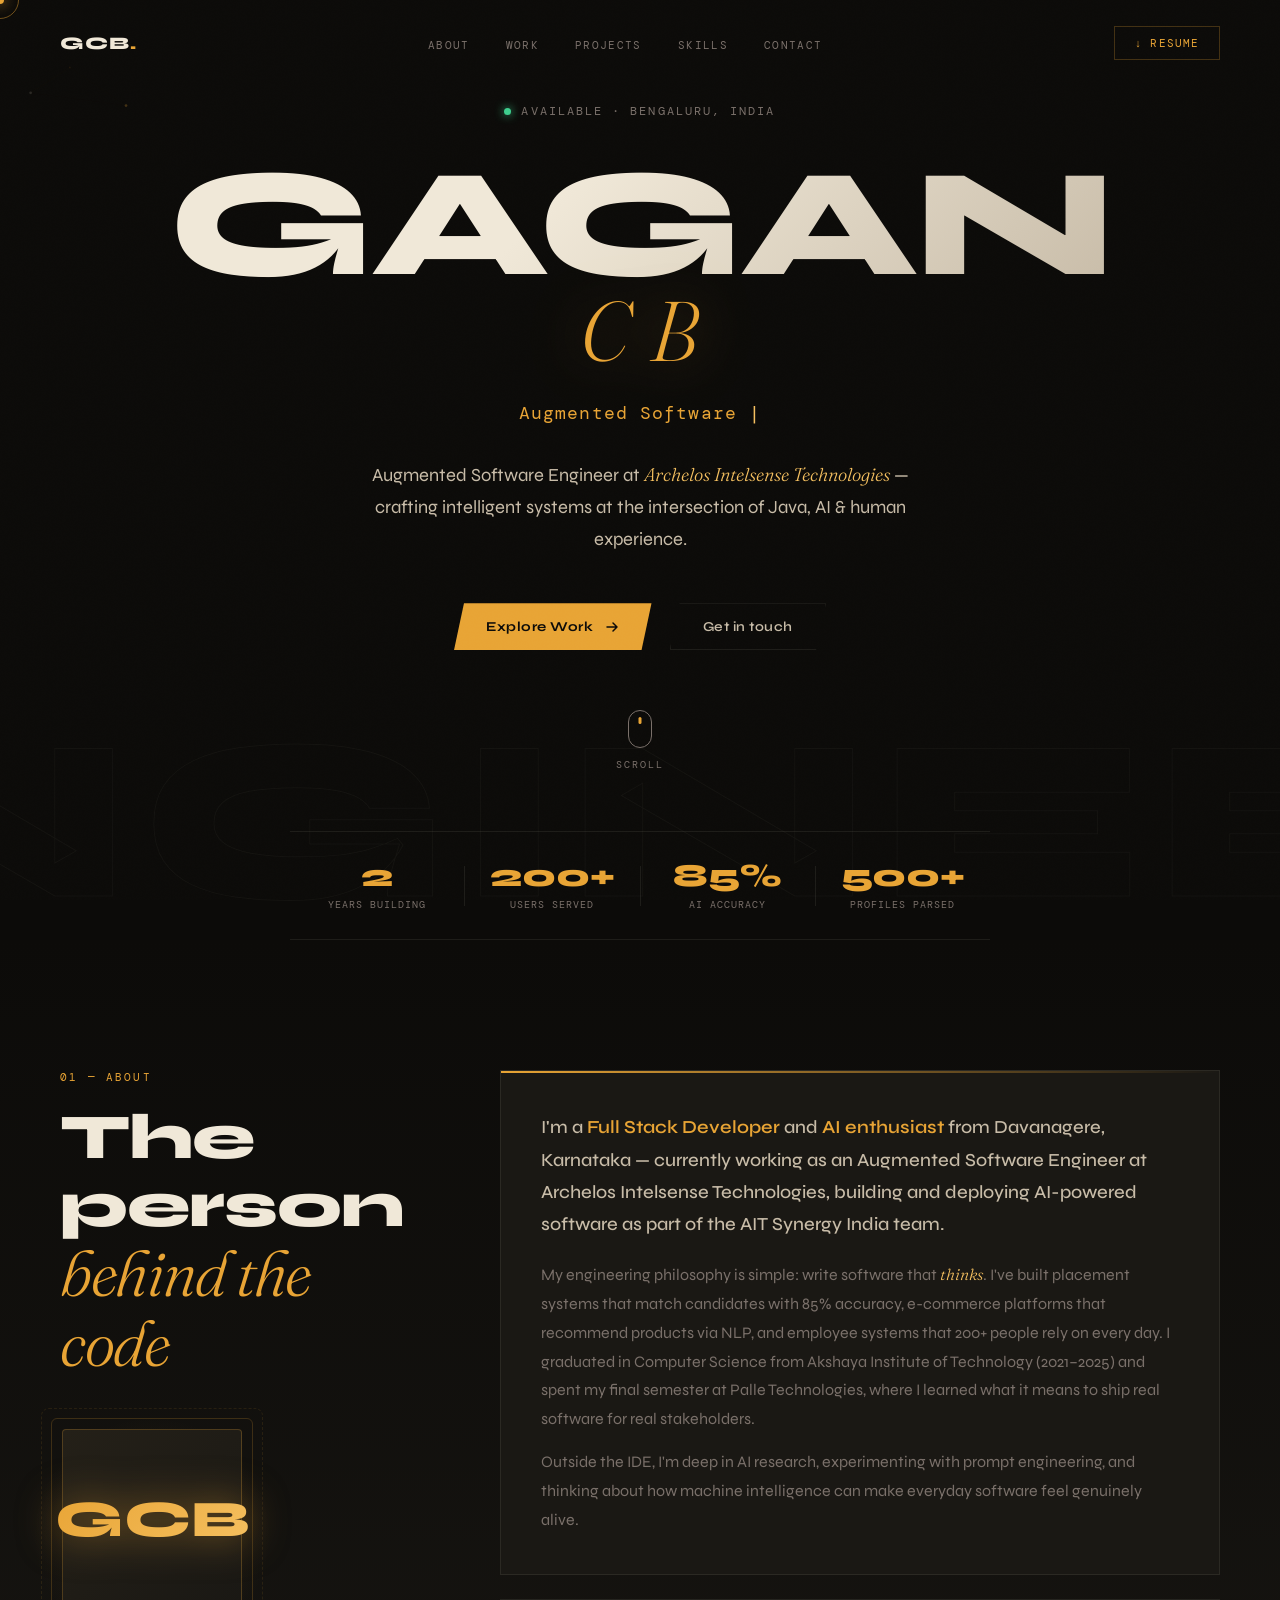
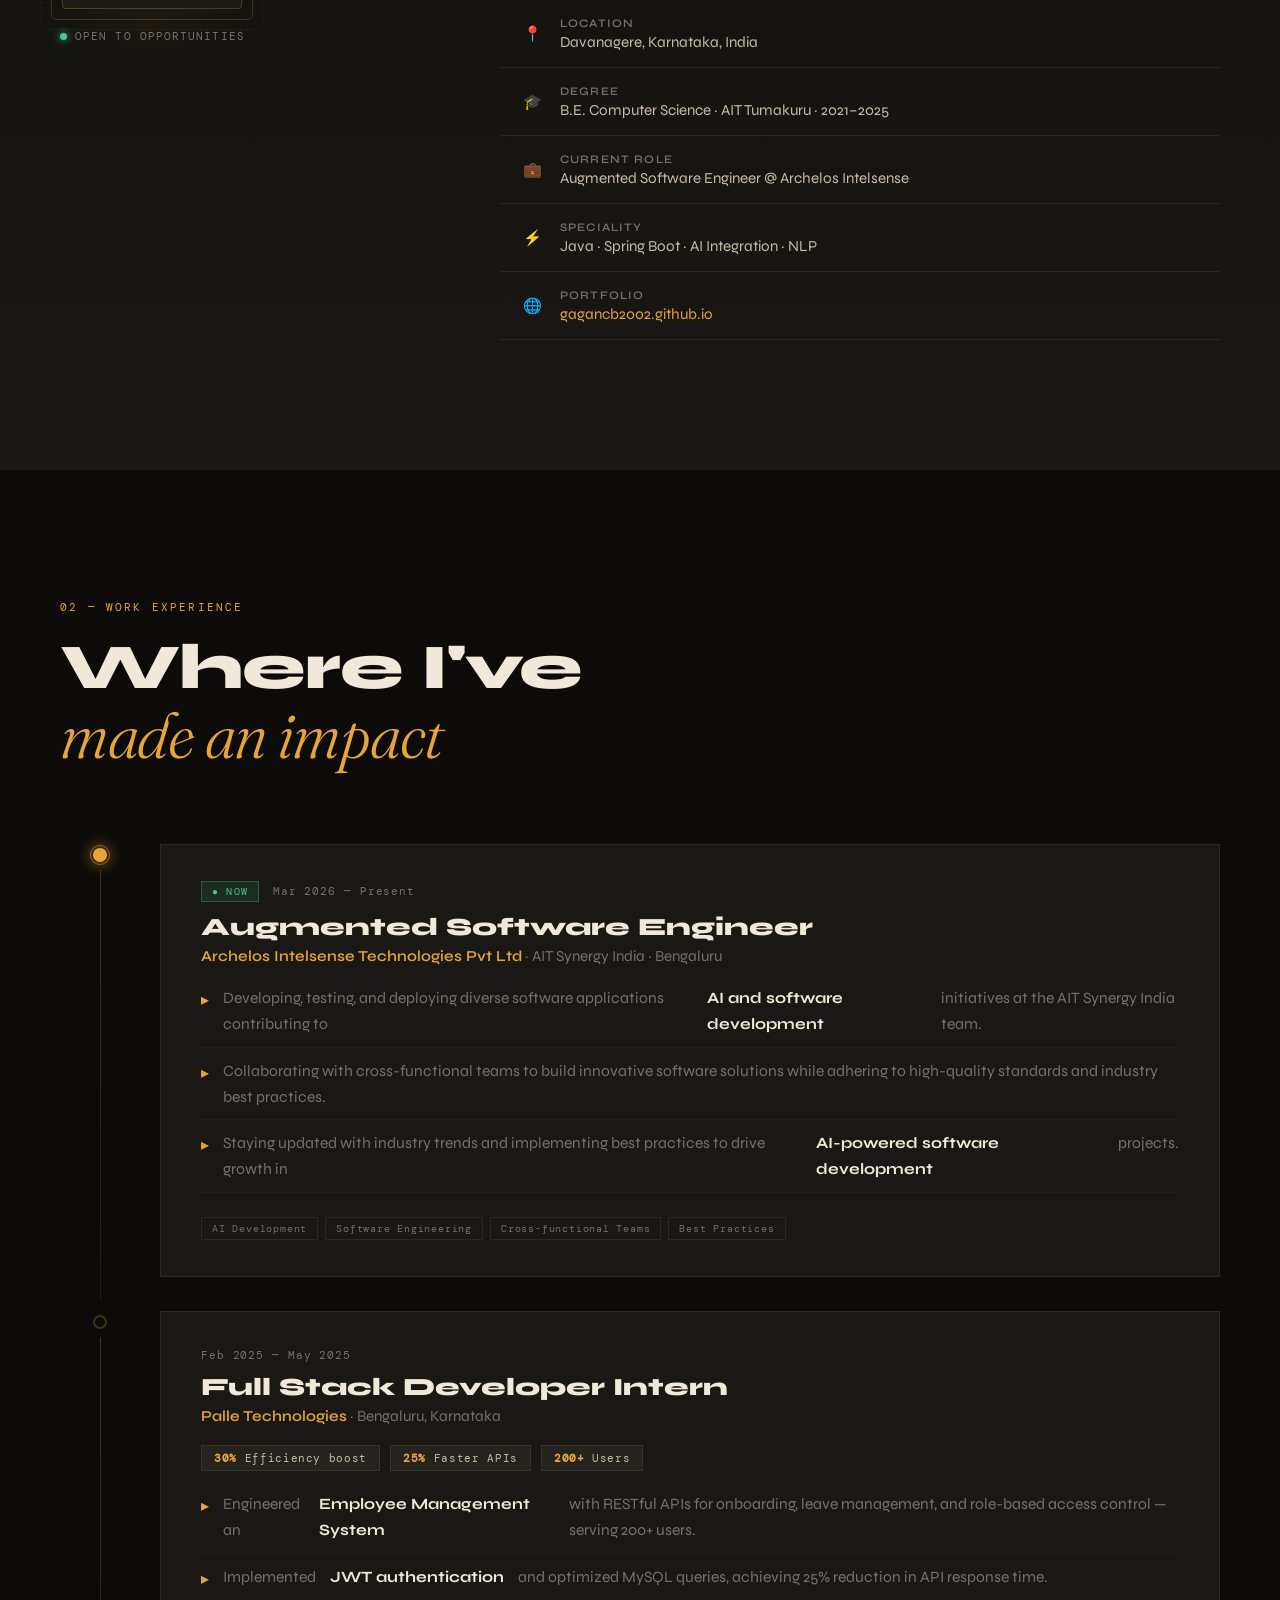
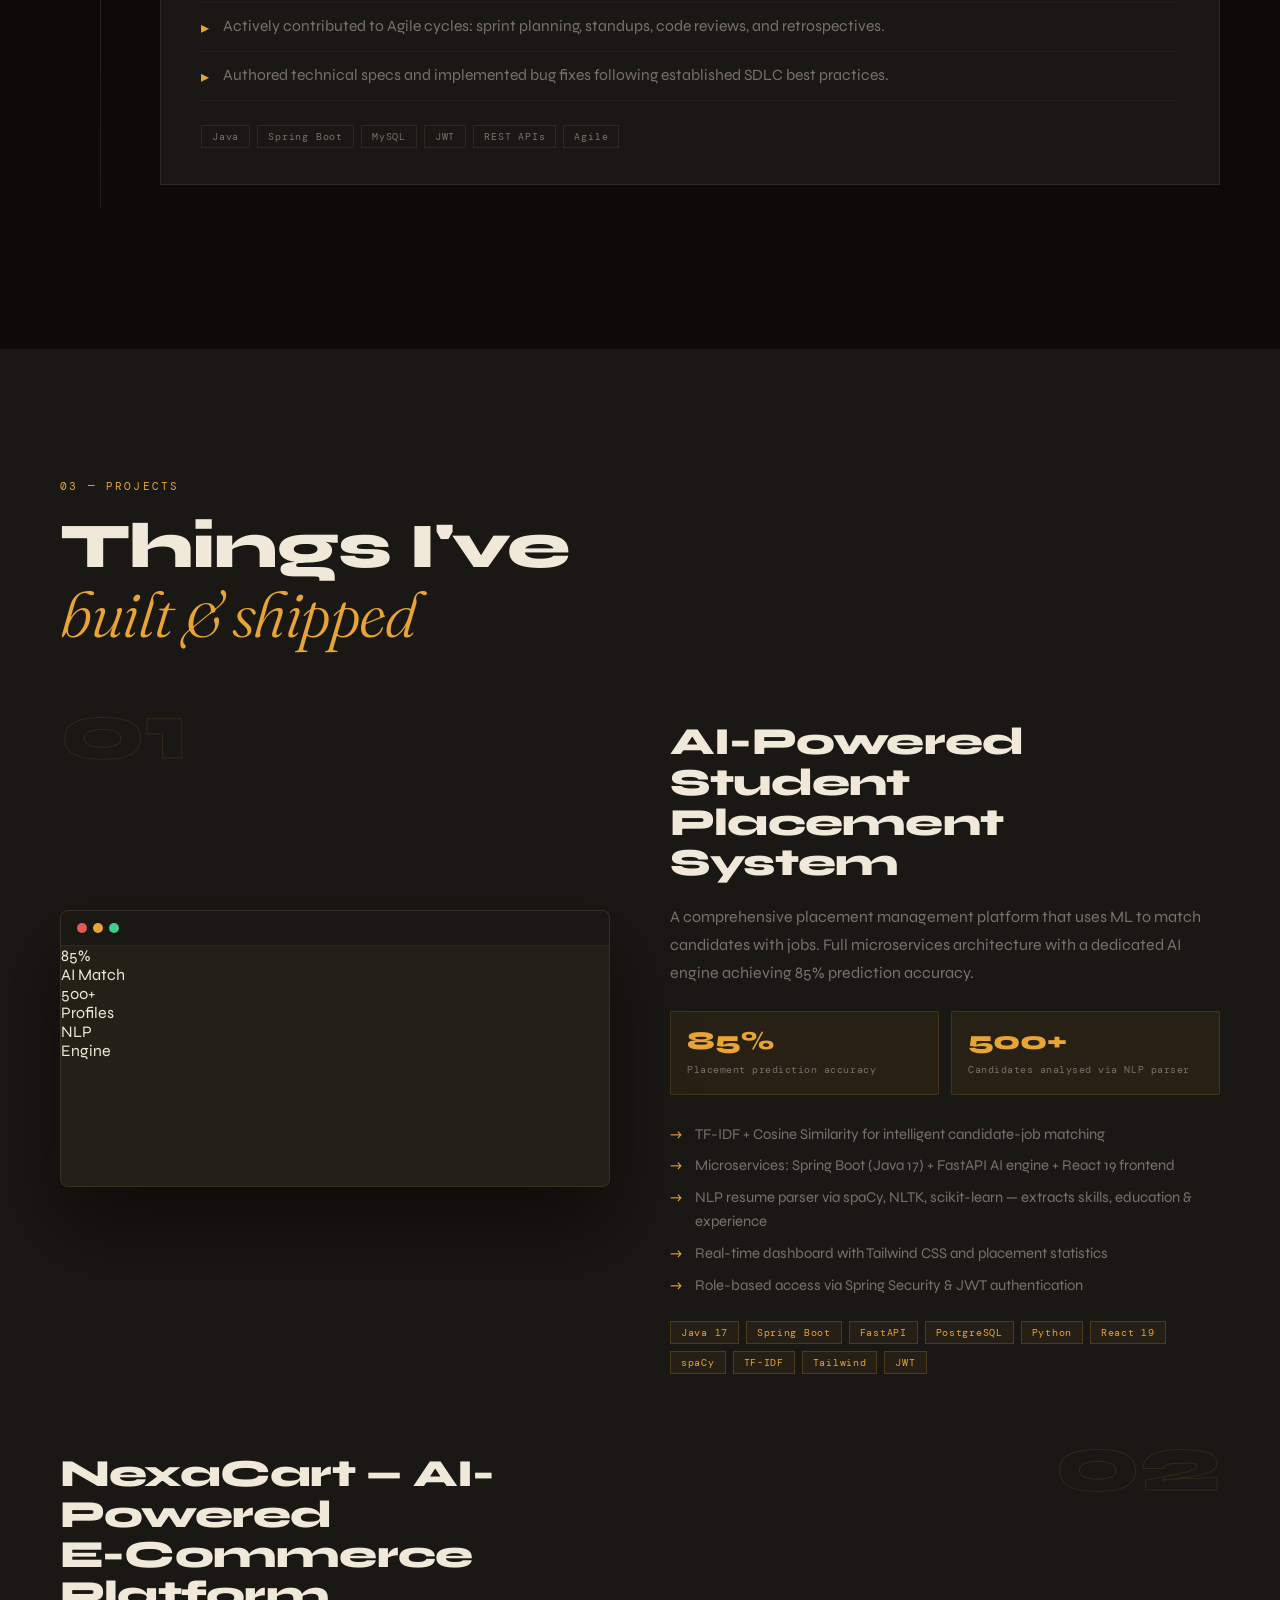
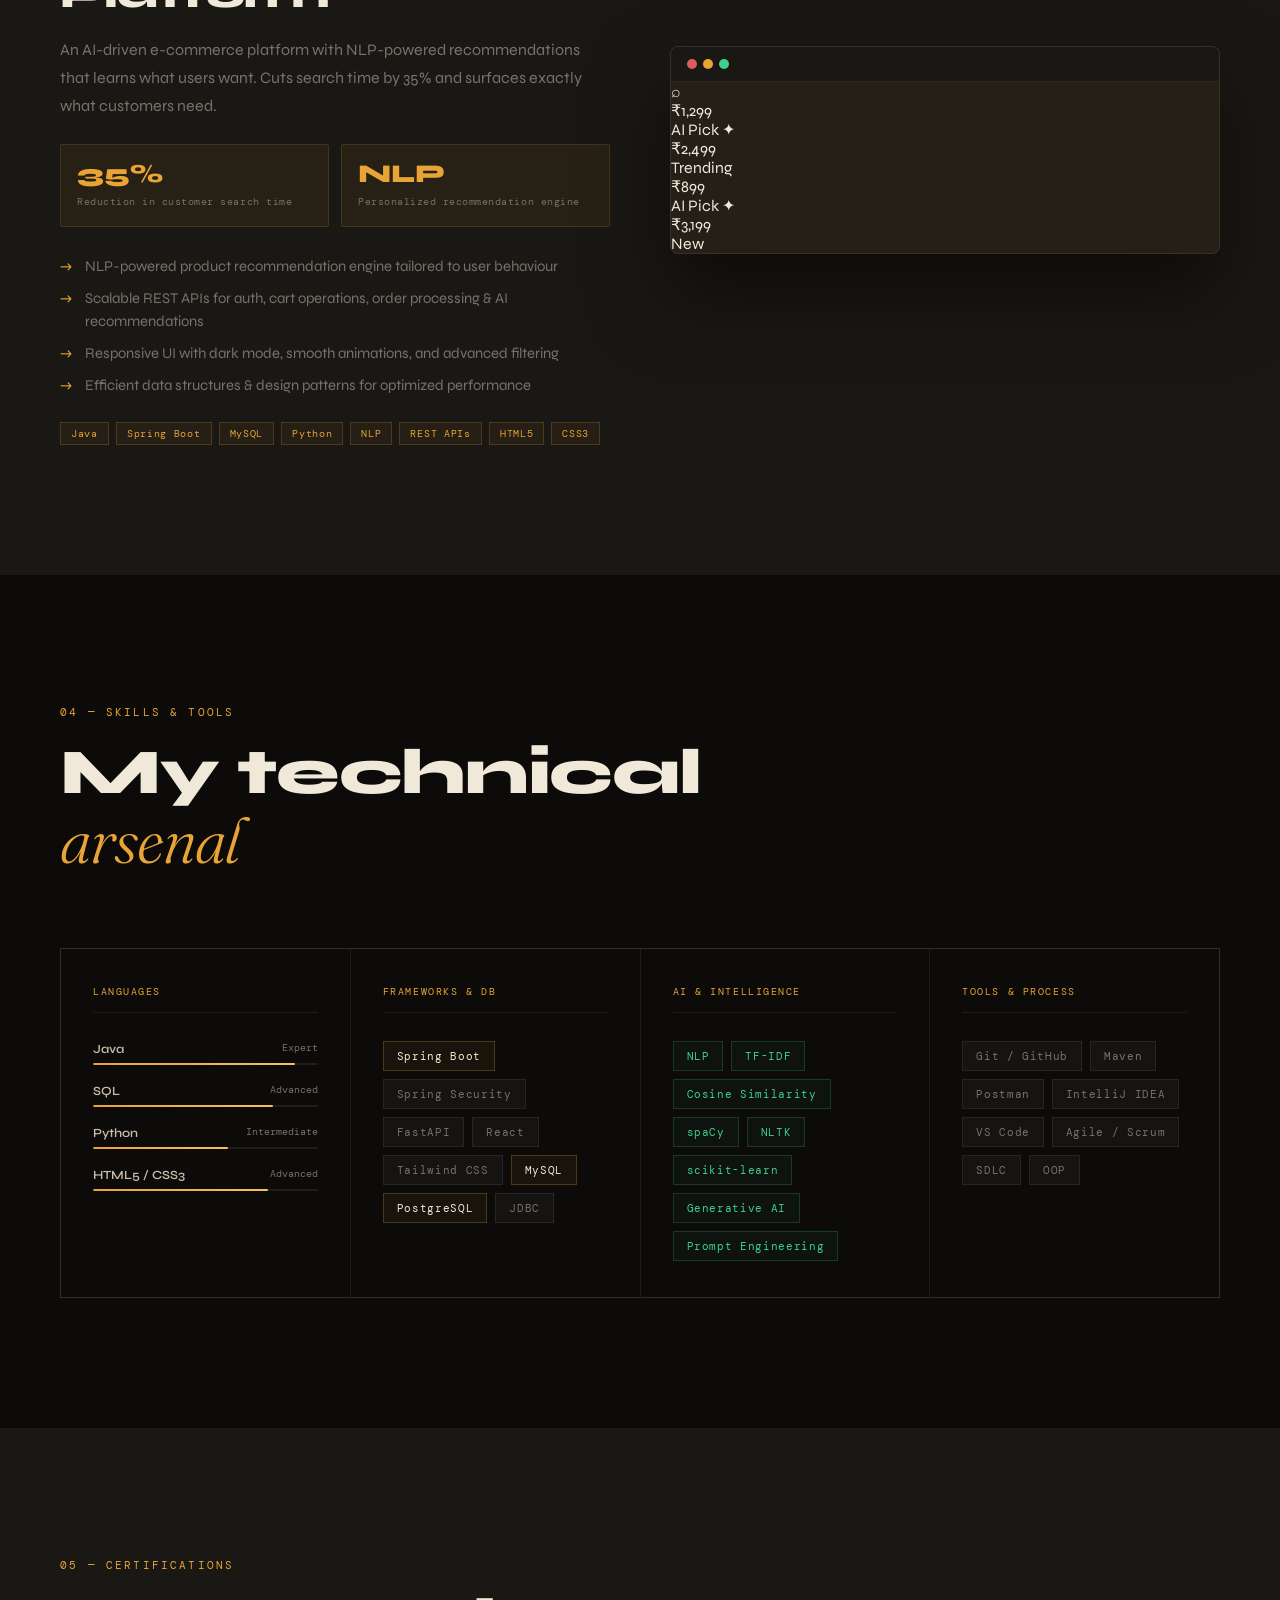
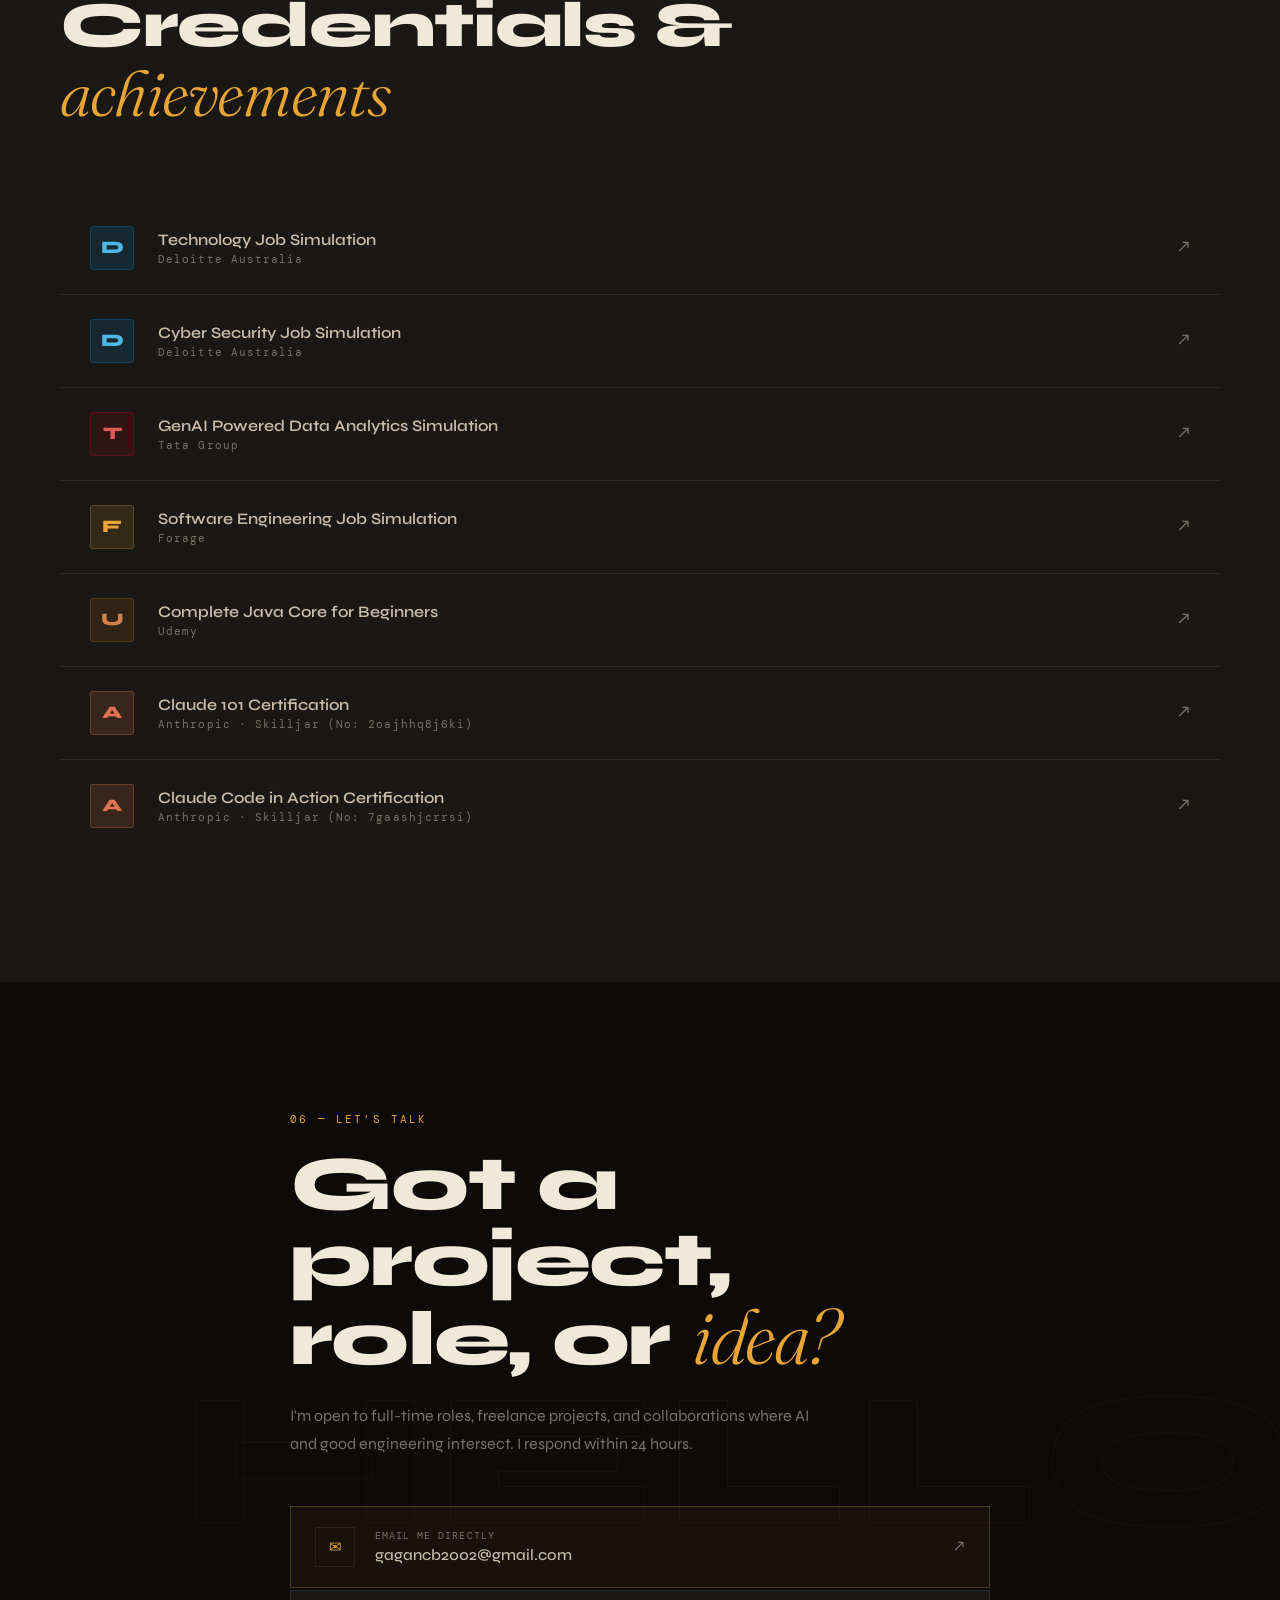
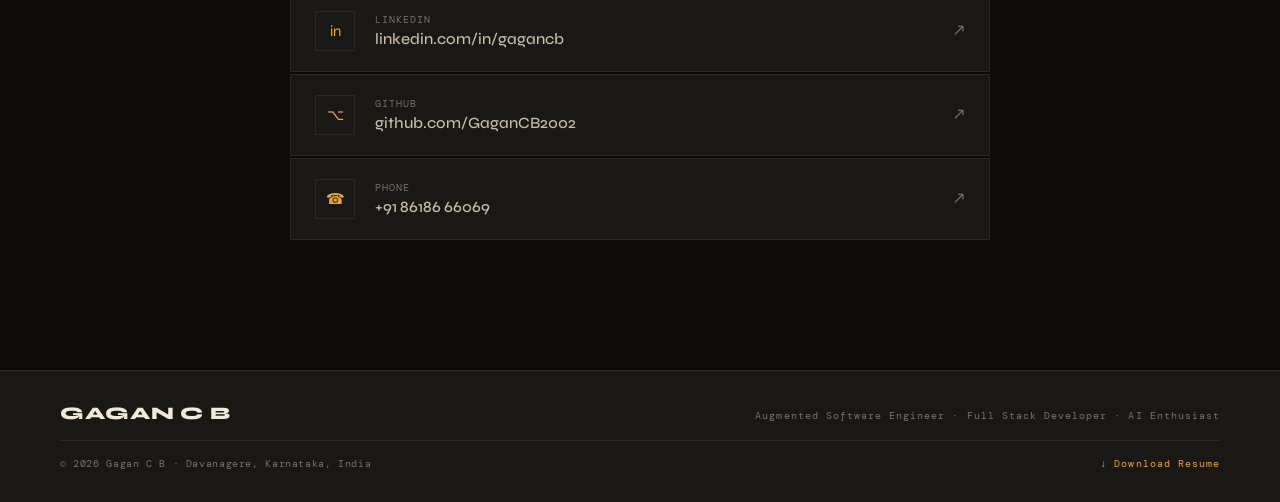
<file: INDEX.HTML>
<!DOCTYPE html>
<html lang="en">
<head>
<meta charset="UTF-8"/>
<meta name="viewport" content="width=device-width, initial-scale=1.0"/>
<meta name="description" content="Gagan C B — Augmented Software Engineer. Full Stack Developer specializing in Java, Spring Boot & AI-powered systems."/>
<title>Gagan C B · Augmented Software Engineer</title>
<link rel="preconnect" href="https://fonts.googleapis.com">
<link rel="preconnect" href="https://fonts.gstatic.com" crossorigin>
<link href="https://fonts.googleapis.com/css2?family=Syne:wght@400;500;600;700;800&family=DM+Mono:ital,wght@0,300;0,400;0,500;1,300&family=Fraunces:ital,opsz,wght@0,9..144,100..900;1,9..144,100..900&display=swap" rel="stylesheet">
<link rel="stylesheet" href="style.css"/>
</head>
<body>

<!-- CURSOR -->
<div id="cursor"><div id="cursor-dot"></div><div id="cursor-ring"></div></div>

<!-- LOADER -->
<div id="loader">
  <div class="loader-inner">
    <div class="loader-name">GAGAN C B</div>
    <div class="loader-bar-wrap"><div class="loader-bar" id="loader-bar"></div></div>
    <div class="loader-pct" id="loader-pct">0%</div>
  </div>
</div>

<!-- NOISE -->
<div id="noise"></div>

<!-- NAV -->
<nav id="nav">
  <a href="#hero" class="nav-brand">GCB<span>.</span></a>
  <ul class="nav-links" id="nav-links">
    <li><a href="#about">About</a></li>
    <li><a href="#experience">Work</a></li>
    <li><a href="#projects">Projects</a></li>
    <li><a href="#skills">Skills</a></li>
    <li><a href="#contact">Contact</a></li>
  </ul>
  <a href="doc/Gagan_CB_Resume.pdf" download class="nav-resume">↓ Resume</a>
  <button class="hamburger" id="hamburger"><span></span><span></span></button>
</nav>

<!-- HERO -->
<section id="hero">
  <canvas id="hero-canvas"></canvas>
  <div class="hero-bg-word">ENGINEER</div>

  <div class="hero-content">
    <div class="hero-eyebrow">
      <span class="hero-dot"></span>
      <span>Available · Bengaluru, India</span>
    </div>
    <h1 class="hero-h1">
      <span class="h1-line">GAGAN</span>
      <em class="h1-line italic">C B</em>
    </h1>
    <div class="hero-tagline"><span id="typed-role"></span><span class="caret">|</span></div>
    <p class="hero-intro">
      Augmented Software Engineer at <em>Archelos Intelsense Technologies</em> —<br/>
      crafting intelligent systems at the intersection of Java, AI &amp; human experience.
    </p>
    <div class="hero-ctas">
      <a href="#projects" class="cta-main"><span>Explore Work</span> <svg width="16" height="16" viewBox="0 0 16 16"><path d="M3 8h10M9 4l4 4-4 4" stroke="currentColor" stroke-width="1.5" fill="none" stroke-linecap="round" stroke-linejoin="round"/></svg></a>
      <a href="#contact" class="cta-ghost">Get in touch</a>
    </div>
  </div>

  <div class="hero-scroll-hint"><div class="scroll-wheel"></div><span>scroll</span></div>

  <div class="hero-stats-strip">
    <div class="stat"><strong data-count="2">0</strong><span>Years Building</span></div>
    <div class="stat-div"></div>
    <div class="stat"><strong data-count="200" data-suffix="+">0</strong><span>Users Served</span></div>
    <div class="stat-div"></div>
    <div class="stat"><strong data-count="85" data-suffix="%">0</strong><span>AI Accuracy</span></div>
    <div class="stat-div"></div>
    <div class="stat"><strong data-count="500" data-suffix="+">0</strong><span>Profiles Parsed</span></div>
  </div>
</section>

<!-- ABOUT -->
<section id="about">
  <div class="about-layout">
    <div class="about-left" data-reveal>
      <div class="section-label">01 — ABOUT</div>
      <h2 class="section-h2">The person<br/><em>behind the code</em></h2>
      <div class="about-avatar">
        <div class="avatar-glow"></div>
        <div class="avatar-frame">
          <span class="avatar-letters">GCB</span>
          <div class="avatar-ring-1"></div>
          <div class="avatar-ring-2"></div>
        </div>
        <div class="avatar-status"><span class="status-dot"></span>Open to opportunities</div>
      </div>
    </div>

    <div class="about-right">
      <div class="about-card" data-reveal data-delay="100">
        <p class="about-lead">
          I'm a <mark>Full Stack Developer</mark> and <mark>AI enthusiast</mark> from Davanagere, Karnataka —
          currently working as an Augmented Software Engineer at Archelos Intelsense Technologies,
          building and deploying AI-powered software as part of the AIT Synergy India team.
        </p>
        <p class="about-body">
          My engineering philosophy is simple: write software that <em>thinks</em>. I've built placement systems
          that match candidates with 85% accuracy, e-commerce platforms that recommend products via NLP,
          and employee systems that 200+ people rely on every day. I graduated in Computer Science from
          Akshaya Institute of Technology (2021–2025) and spent my final semester at Palle Technologies,
          where I learned what it means to ship real software for real stakeholders.
        </p>
        <p class="about-body">
          Outside the IDE, I'm deep in AI research, experimenting with prompt engineering, and
          thinking about how machine intelligence can make everyday software feel genuinely alive.
        </p>
      </div>

      <div class="about-facts" data-reveal data-delay="200">
        <div class="fact"><span class="fact-icon">📍</span><div><strong>Location</strong><span>Davanagere, Karnataka, India</span></div></div>
        <div class="fact"><span class="fact-icon">🎓</span><div><strong>Degree</strong><span>B.E. Computer Science · AIT Tumakuru · 2021–2025</span></div></div>
        <div class="fact"><span class="fact-icon">💼</span><div><strong>Current Role</strong><span>Augmented Software Engineer @ Archelos Intelsense</span></div></div>
        <div class="fact"><span class="fact-icon">⚡</span><div><strong>Speciality</strong><span>Java · Spring Boot · AI Integration · NLP</span></div></div>
        <div class="fact"><span class="fact-icon">🌐</span><div><strong>Portfolio</strong><span><a href="https://gagancb2002.github.io/GaganCBDigitalPortfolio" target="_blank">gagancb2002.github.io</a></span></div></div>
      </div>
    </div>
  </div>
</section>

<!-- EXPERIENCE -->
<section id="experience">
  <div class="container">
    <div class="section-label" data-reveal>02 — WORK EXPERIENCE</div>
    <h2 class="section-h2" data-reveal>Where I've<br/><em>made an impact</em></h2>

    <div class="exp-timeline">

      <div class="exp-item" data-reveal>
        <div class="exp-connector">
          <div class="exp-node current-node"><div class="node-ping"></div></div>
          <div class="exp-line"></div>
        </div>
        <div class="exp-card">
          <div class="exp-header">
            <div class="exp-badge">● NOW</div>
            <div class="exp-period">Mar 2026 — Present</div>
          </div>
          <h3 class="exp-role">Augmented Software Engineer</h3>
          <div class="exp-company"><span class="company-name">Archelos Intelsense Technologies Pvt Ltd</span><span class="company-loc"> · AIT Synergy India · Bengaluru</span></div>
          <ul class="exp-points">
            <li>Developing, testing, and deploying diverse software applications contributing to <strong>AI and software development</strong> initiatives at the AIT Synergy India team.</li>
            <li>Collaborating with cross-functional teams to build innovative software solutions while adhering to high-quality standards and industry best practices.</li>
            <li>Staying updated with industry trends and implementing best practices to drive growth in <strong>AI-powered software development</strong> projects.</li>
          </ul>
          <div class="exp-tags"><span>AI Development</span><span>Software Engineering</span><span>Cross-functional Teams</span><span>Best Practices</span></div>
        </div>
      </div>

      <div class="exp-item" data-reveal data-delay="150">
        <div class="exp-connector">
          <div class="exp-node"></div>
          <div class="exp-line"></div>
        </div>
        <div class="exp-card">
          <div class="exp-header">
            <div class="exp-period">Feb 2025 — May 2025</div>
          </div>
          <h3 class="exp-role">Full Stack Developer Intern</h3>
          <div class="exp-company"><span class="company-name">Palle Technologies</span><span class="company-loc"> · Bengaluru, Karnataka</span></div>
          <div class="exp-highlights">
            <div class="hl-chip"><strong>30%</strong> Efficiency boost</div>
            <div class="hl-chip"><strong>25%</strong> Faster APIs</div>
            <div class="hl-chip"><strong>200+</strong> Users</div>
          </div>
          <ul class="exp-points">
            <li>Engineered an <strong>Employee Management System</strong> with RESTful APIs for onboarding, leave management, and role-based access control — serving 200+ users.</li>
            <li>Implemented <strong>JWT authentication</strong> and optimized MySQL queries, achieving 25% reduction in API response time.</li>
            <li>Actively contributed to Agile cycles: sprint planning, standups, code reviews, and retrospectives.</li>
            <li>Authored technical specs and implemented bug fixes following established SDLC best practices.</li>
          </ul>
          <div class="exp-tags"><span>Java</span><span>Spring Boot</span><span>MySQL</span><span>JWT</span><span>REST APIs</span><span>Agile</span></div>
        </div>
      </div>

    </div>
  </div>
</section>

<!-- PROJECTS -->
<section id="projects">
  <div class="container">
    <div class="section-label" data-reveal>03 — PROJECTS</div>
    <h2 class="section-h2" data-reveal>Things I've<br/><em>built &amp; shipped</em></h2>
  </div>

  <div class="projects-showcase">

    <div class="proj-block" data-reveal>
      <div class="proj-num">01</div>
      <div class="proj-visual">
        <div class="proj-mockup">
          <div class="mock-bar"><span></span><span></span><span></span></div>
          <div class="mock-body-inner">
            <div class="mock-side">
              <div class="msn a"></div><div class="msn b"></div><div class="msn c"></div><div class="msn d"></div>
            </div>
            <div class="mock-main-area">
              <div class="mock-title-bar"></div>
              <div class="mock-cards-row">
                <div class="mc"><div class="mc-val">85%</div><div class="mc-l">AI Match</div></div>
                <div class="mc"><div class="mc-val">500+</div><div class="mc-l">Profiles</div></div>
                <div class="mc"><div class="mc-val">NLP</div><div class="mc-l">Engine</div></div>
              </div>
              <div class="mock-table-rows">
                <div class="mtr header"><div></div><div></div><div></div><div></div></div>
                <div class="mtr"><div></div><div></div><div></div><div class="mbadge"></div></div>
                <div class="mtr"><div></div><div></div><div></div><div class="mbadge green"></div></div>
                <div class="mtr"><div></div><div></div><div></div><div class="mbadge"></div></div>
              </div>
            </div>
          </div>
        </div>
      </div>
      <div class="proj-info">
        <h3 class="proj-title">AI-Powered Student<br/>Placement System</h3>
        <p class="proj-desc">A comprehensive placement management platform that uses ML to match candidates with jobs. Full microservices architecture with a dedicated AI engine achieving 85% prediction accuracy.</p>
        <div class="proj-achs">
          <div class="pa"><span class="pav">85%</span><span class="pal">Placement prediction accuracy</span></div>
          <div class="pa"><span class="pav">500+</span><span class="pal">Candidates analysed via NLP parser</span></div>
        </div>
        <ul class="proj-ul">
          <li>TF-IDF + Cosine Similarity for intelligent candidate-job matching</li>
          <li>Microservices: Spring Boot (Java 17) + FastAPI AI engine + React 19 frontend</li>
          <li>NLP resume parser via spaCy, NLTK, scikit-learn — extracts skills, education & experience</li>
          <li>Real-time dashboard with Tailwind CSS and placement statistics</li>
          <li>Role-based access via Spring Security & JWT authentication</li>
        </ul>
        <div class="proj-stack">
          <span>Java 17</span><span>Spring Boot</span><span>FastAPI</span><span>PostgreSQL</span>
          <span>Python</span><span>React 19</span><span>spaCy</span><span>TF-IDF</span><span>Tailwind</span><span>JWT</span>
        </div>
      </div>
    </div>

    <div class="proj-block reverse" data-reveal>
      <div class="proj-num">02</div>
      <div class="proj-visual">
        <div class="proj-mockup mockup-dark">
          <div class="mock-bar"><span></span><span></span><span></span></div>
          <div class="ecomm-wrap">
            <div class="ecomm-search-bar"><div class="esb-icon">⌕</div><div class="esb-text"></div></div>
            <div class="ecomm-grid">
              <div class="ec-card"><div class="ec-img c1"></div><div class="ec-price">₹1,299</div><div class="ec-ai">AI Pick ✦</div></div>
              <div class="ec-card ft"><div class="ec-img c2"></div><div class="ec-price">₹2,499</div><div class="ec-ai">Trending</div></div>
              <div class="ec-card"><div class="ec-img c3"></div><div class="ec-price">₹899</div><div class="ec-ai">AI Pick ✦</div></div>
              <div class="ec-card"><div class="ec-img c4"></div><div class="ec-price">₹3,199</div><div class="ec-ai">New</div></div>
            </div>
          </div>
        </div>
      </div>
      <div class="proj-info">
        <h3 class="proj-title">NexaCart — AI-Powered<br/>E-Commerce Platform</h3>
        <p class="proj-desc">An AI-driven e-commerce platform with NLP-powered recommendations that learns what users want. Cuts search time by 35% and surfaces exactly what customers need.</p>
        <div class="proj-achs">
          <div class="pa"><span class="pav">35%</span><span class="pal">Reduction in customer search time</span></div>
          <div class="pa"><span class="pav">NLP</span><span class="pal">Personalized recommendation engine</span></div>
        </div>
        <ul class="proj-ul">
          <li>NLP-powered product recommendation engine tailored to user behaviour</li>
          <li>Scalable REST APIs for auth, cart operations, order processing & AI recommendations</li>
          <li>Responsive UI with dark mode, smooth animations, and advanced filtering</li>
          <li>Efficient data structures & design patterns for optimized performance</li>
        </ul>
        <div class="proj-stack">
          <span>Java</span><span>Spring Boot</span><span>MySQL</span><span>Python</span>
          <span>NLP</span><span>REST APIs</span><span>HTML5</span><span>CSS3</span>
        </div>
      </div>
    </div>

  </div>
</section>

<!-- SKILLS -->
<section id="skills">
  <div class="container">
    <div class="section-label" data-reveal>04 — SKILLS & TOOLS</div>
    <h2 class="section-h2" data-reveal>My technical<br/><em>arsenal</em></h2>
  </div>

  <div class="skills-grid-wrap container">
    <div class="skills-col" data-reveal>
      <div class="skills-col-label">Languages</div>
      <div class="skill-bars">
        <div class="skill-bar-item"><div class="sb-label"><span>Java</span><span>Expert</span></div><div class="sb-track"><div class="sb-fill" data-pct="90"></div></div></div>
        <div class="skill-bar-item"><div class="sb-label"><span>SQL</span><span>Advanced</span></div><div class="sb-track"><div class="sb-fill" data-pct="80"></div></div></div>
        <div class="skill-bar-item"><div class="sb-label"><span>Python</span><span>Intermediate</span></div><div class="sb-track"><div class="sb-fill" data-pct="60"></div></div></div>
        <div class="skill-bar-item"><div class="sb-label"><span>HTML5 / CSS3</span><span>Advanced</span></div><div class="sb-track"><div class="sb-fill" data-pct="78"></div></div></div>
      </div>
    </div>

    <div class="skills-col" data-reveal data-delay="100">
      <div class="skills-col-label">Frameworks & DB</div>
      <div class="skill-chips-wrap">
        <div class="skill-chip-lg primary">Spring Boot</div>
        <div class="skill-chip-lg">Spring Security</div>
        <div class="skill-chip-lg">FastAPI</div>
        <div class="skill-chip-lg">React</div>
        <div class="skill-chip-lg">Tailwind CSS</div>
        <div class="skill-chip-lg primary">MySQL</div>
        <div class="skill-chip-lg primary">PostgreSQL</div>
        <div class="skill-chip-lg">JDBC</div>
      </div>
    </div>

    <div class="skills-col" data-reveal data-delay="200">
      <div class="skills-col-label">AI & Intelligence</div>
      <div class="skill-chips-wrap">
        <div class="skill-chip-lg ai">NLP</div>
        <div class="skill-chip-lg ai">TF-IDF</div>
        <div class="skill-chip-lg ai">Cosine Similarity</div>
        <div class="skill-chip-lg ai">spaCy</div>
        <div class="skill-chip-lg ai">NLTK</div>
        <div class="skill-chip-lg ai">scikit-learn</div>
        <div class="skill-chip-lg ai">Generative AI</div>
        <div class="skill-chip-lg ai">Prompt Engineering</div>
      </div>
    </div>

    <div class="skills-col" data-reveal data-delay="300">
      <div class="skills-col-label">Tools & Process</div>
      <div class="skill-chips-wrap">
        <div class="skill-chip-lg">Git / GitHub</div>
        <div class="skill-chip-lg">Maven</div>
        <div class="skill-chip-lg">Postman</div>
        <div class="skill-chip-lg">IntelliJ IDEA</div>
        <div class="skill-chip-lg">VS Code</div>
        <div class="skill-chip-lg">Agile / Scrum</div>
        <div class="skill-chip-lg">SDLC</div>
        <div class="skill-chip-lg">OOP</div>
      </div>
    </div>
  </div>
</section>

<!-- CERTIFICATIONS -->
<section id="certifications">
  <div class="container">
    <div class="section-label" data-reveal>05 — CERTIFICATIONS</div>
    <h2 class="section-h2" data-reveal>Credentials &<br/><em>achievements</em></h2>
    <div class="certs-row">
      <a href="https://www.theforage.com/" target="_blank" class="cert-item" data-reveal><div class="cert-logo cl-d">D</div><div class="cert-info"><div class="cert-name">Technology Job Simulation</div><div class="cert-org">Deloitte Australia</div></div><span class="cert-arr">↗</span></a>
      <a href="https://www.theforage.com/" target="_blank" class="cert-item" data-reveal data-delay="80"><div class="cert-logo cl-d">D</div><div class="cert-info"><div class="cert-name">Cyber Security Job Simulation</div><div class="cert-org">Deloitte Australia</div></div><span class="cert-arr">↗</span></a>
      <a href="https://www.theforage.com/" target="_blank" class="cert-item" data-reveal data-delay="160"><div class="cert-logo cl-t">T</div><div class="cert-info"><div class="cert-name">GenAI Powered Data Analytics Simulation</div><div class="cert-org">Tata Group</div></div><span class="cert-arr">↗</span></a>
      <a href="https://www.theforage.com/" target="_blank" class="cert-item" data-reveal data-delay="240"><div class="cert-logo cl-f">F</div><div class="cert-info"><div class="cert-name">Software Engineering Job Simulation</div><div class="cert-org">Forage</div></div><span class="cert-arr">↗</span></a>
      <a href="https://www.udemy.com/" target="_blank" class="cert-item" data-reveal data-delay="320"><div class="cert-logo cl-u">U</div><div class="cert-info"><div class="cert-name">Complete Java Core for Beginners</div><div class="cert-org">Udemy</div></div><span class="cert-arr">↗</span></a>
      <a href="doc/certificate_claude_101.pdf" target="_blank" class="cert-item" data-reveal data-delay="400"><div class="cert-logo cl-a">A</div><div class="cert-info"><div class="cert-name">Claude 101 Certification</div><div class="cert-org">Anthropic · Skilljar (No: 2oajhhq8j6ki)</div></div><span class="cert-arr">↗</span></a>
      <a href="doc/certificate_claude_code_in_action.pdf" target="_blank" class="cert-item" data-reveal data-delay="480"><div class="cert-logo cl-a">A</div><div class="cert-info"><div class="cert-name">Claude Code in Action Certification</div><div class="cert-org">Anthropic · Skilljar (No: 7gaashjcrrsi)</div></div><span class="cert-arr">↗</span></a>
    </div>
  </div>
</section>

<!-- CONTACT -->
<section id="contact">
  <div class="contact-inner">
    <div class="contact-bg-word">HELLO</div>
    <div class="contact-content" data-reveal>
      <div class="section-label">06 — LET'S TALK</div>
      <h2 class="contact-h2">Got a project,<br/>role, or <em>idea?</em></h2>
      <p class="contact-sub">I'm open to full-time roles, freelance projects, and collaborations where AI and good engineering intersect. I respond within 24 hours.</p>
      <div class="contact-links">
        <a href="mailto:gagancb2002@gmail.com" class="contact-link primary">
          <span class="cl-icon">✉</span>
          <div><div class="cl-label">Email me directly</div><div class="cl-val">gagancb2002@gmail.com</div></div>
          <span class="cl-arr">↗</span>
        </a>
        <a href="https://linkedin.com/in/gagancb" target="_blank" class="contact-link">
          <span class="cl-icon">in</span>
          <div><div class="cl-label">LinkedIn</div><div class="cl-val">linkedin.com/in/gagancb</div></div>
          <span class="cl-arr">↗</span>
        </a>
        <a href="https://github.com/GaganCB2002" target="_blank" class="contact-link">
          <span class="cl-icon">⌥</span>
          <div><div class="cl-label">GitHub</div><div class="cl-val">github.com/GaganCB2002</div></div>
          <span class="cl-arr">↗</span>
        </a>
        <a href="tel:+918618666069" class="contact-link">
          <span class="cl-icon">☎</span>
          <div><div class="cl-label">Phone</div><div class="cl-val">+91 86186 66069</div></div>
          <span class="cl-arr">↗</span>
        </a>
      </div>
    </div>
  </div>
</section>

<!-- FOOTER -->
<footer>
  <div class="footer-top">
    <span class="footer-brand">GAGAN C B</span>
    <span class="footer-role">Augmented Software Engineer · Full Stack Developer · AI Enthusiast</span>
  </div>
  <div class="footer-bottom">
    <span>© 2026 Gagan C B · Davanagere, Karnataka, India</span>
    <a href="doc/Gagan_CB_Resume.pdf" download class="footer-dl">↓ Download Resume</a>
  </div>
</footer>

<script src="script.js"></script>
</body>
</html>
</file>
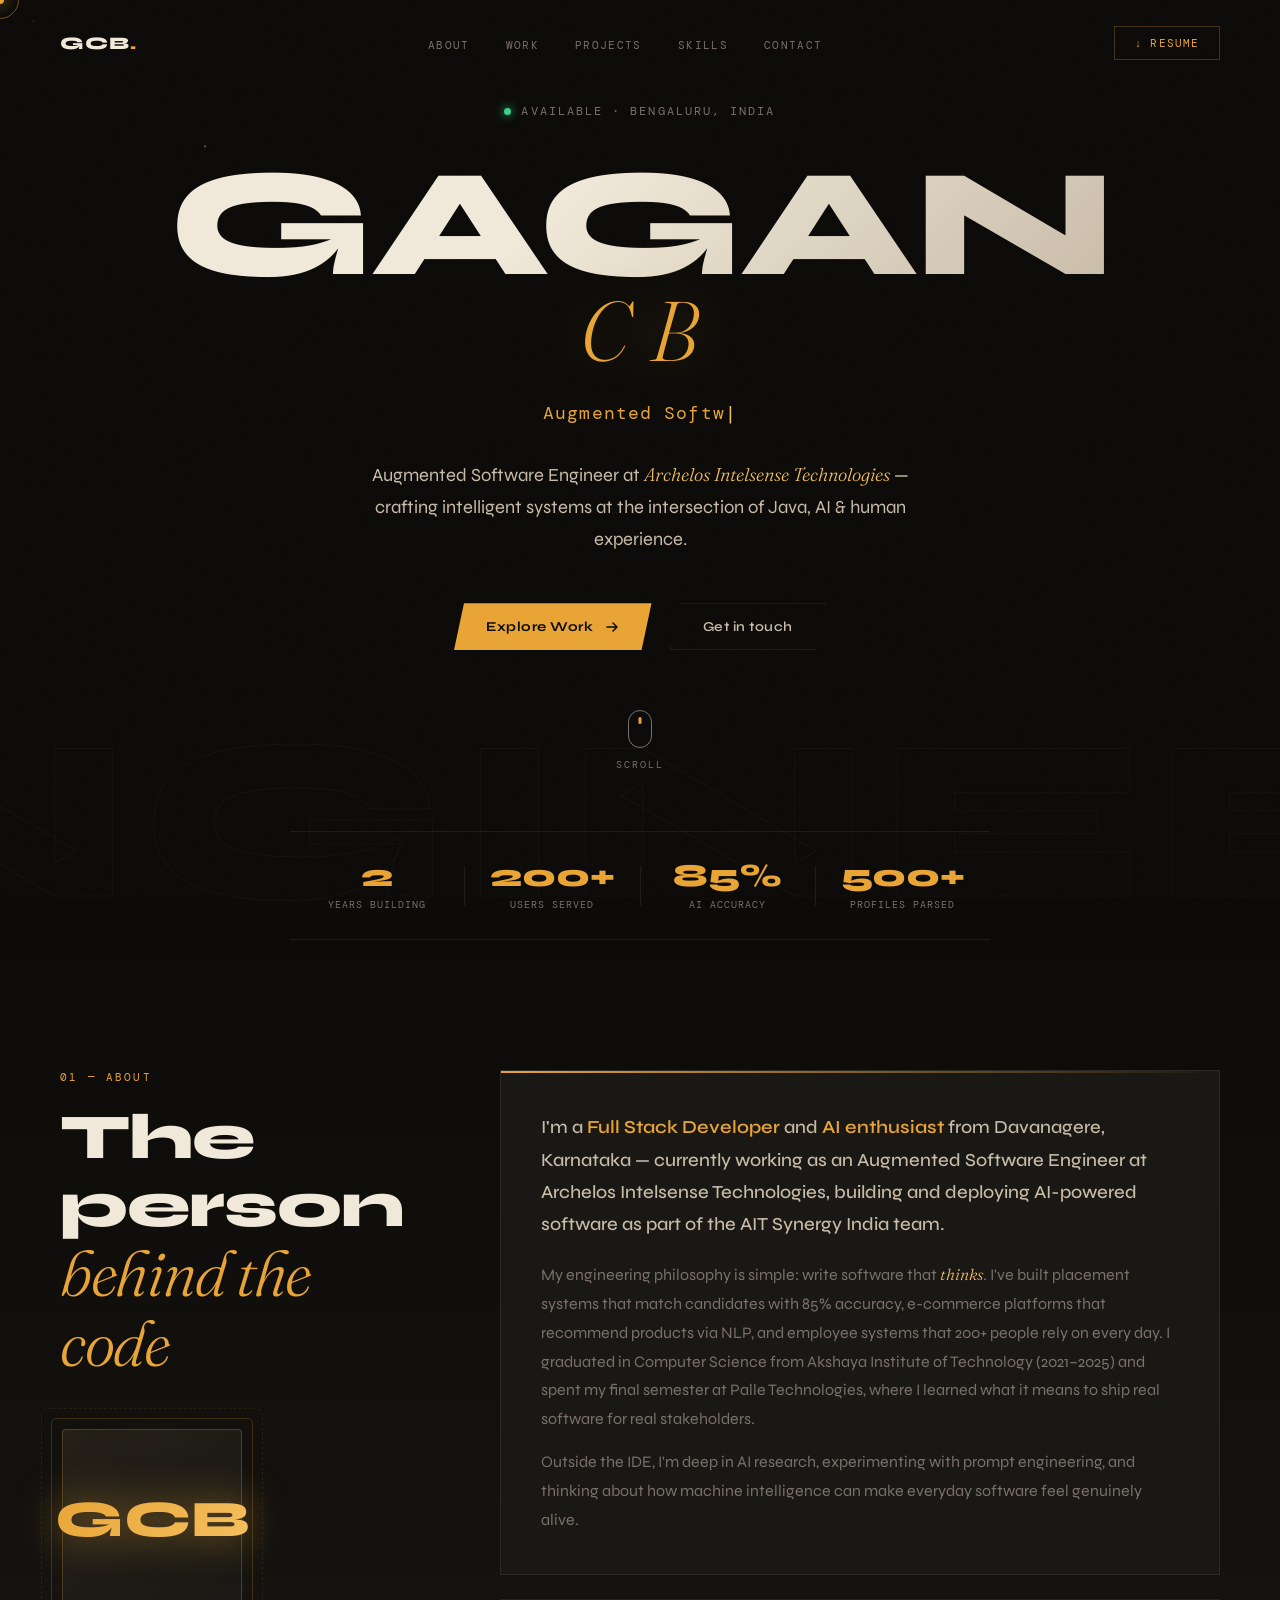
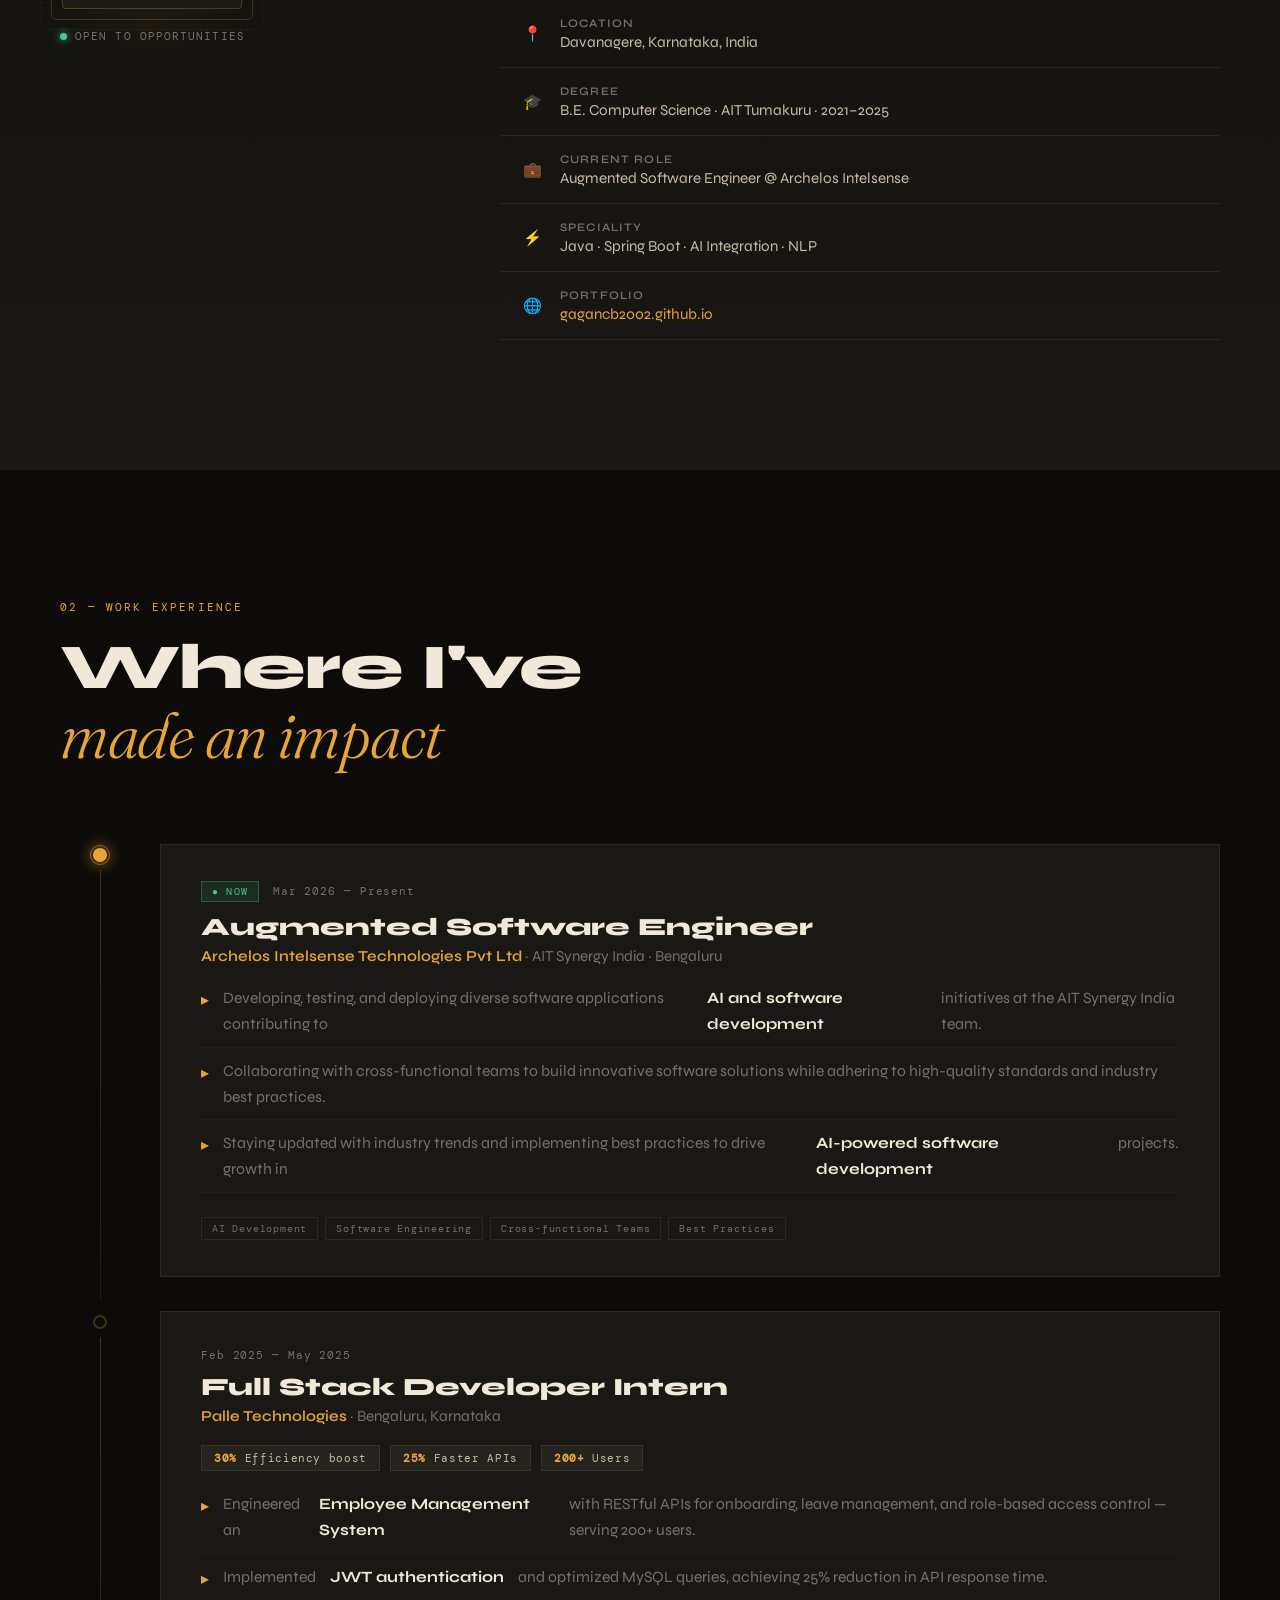
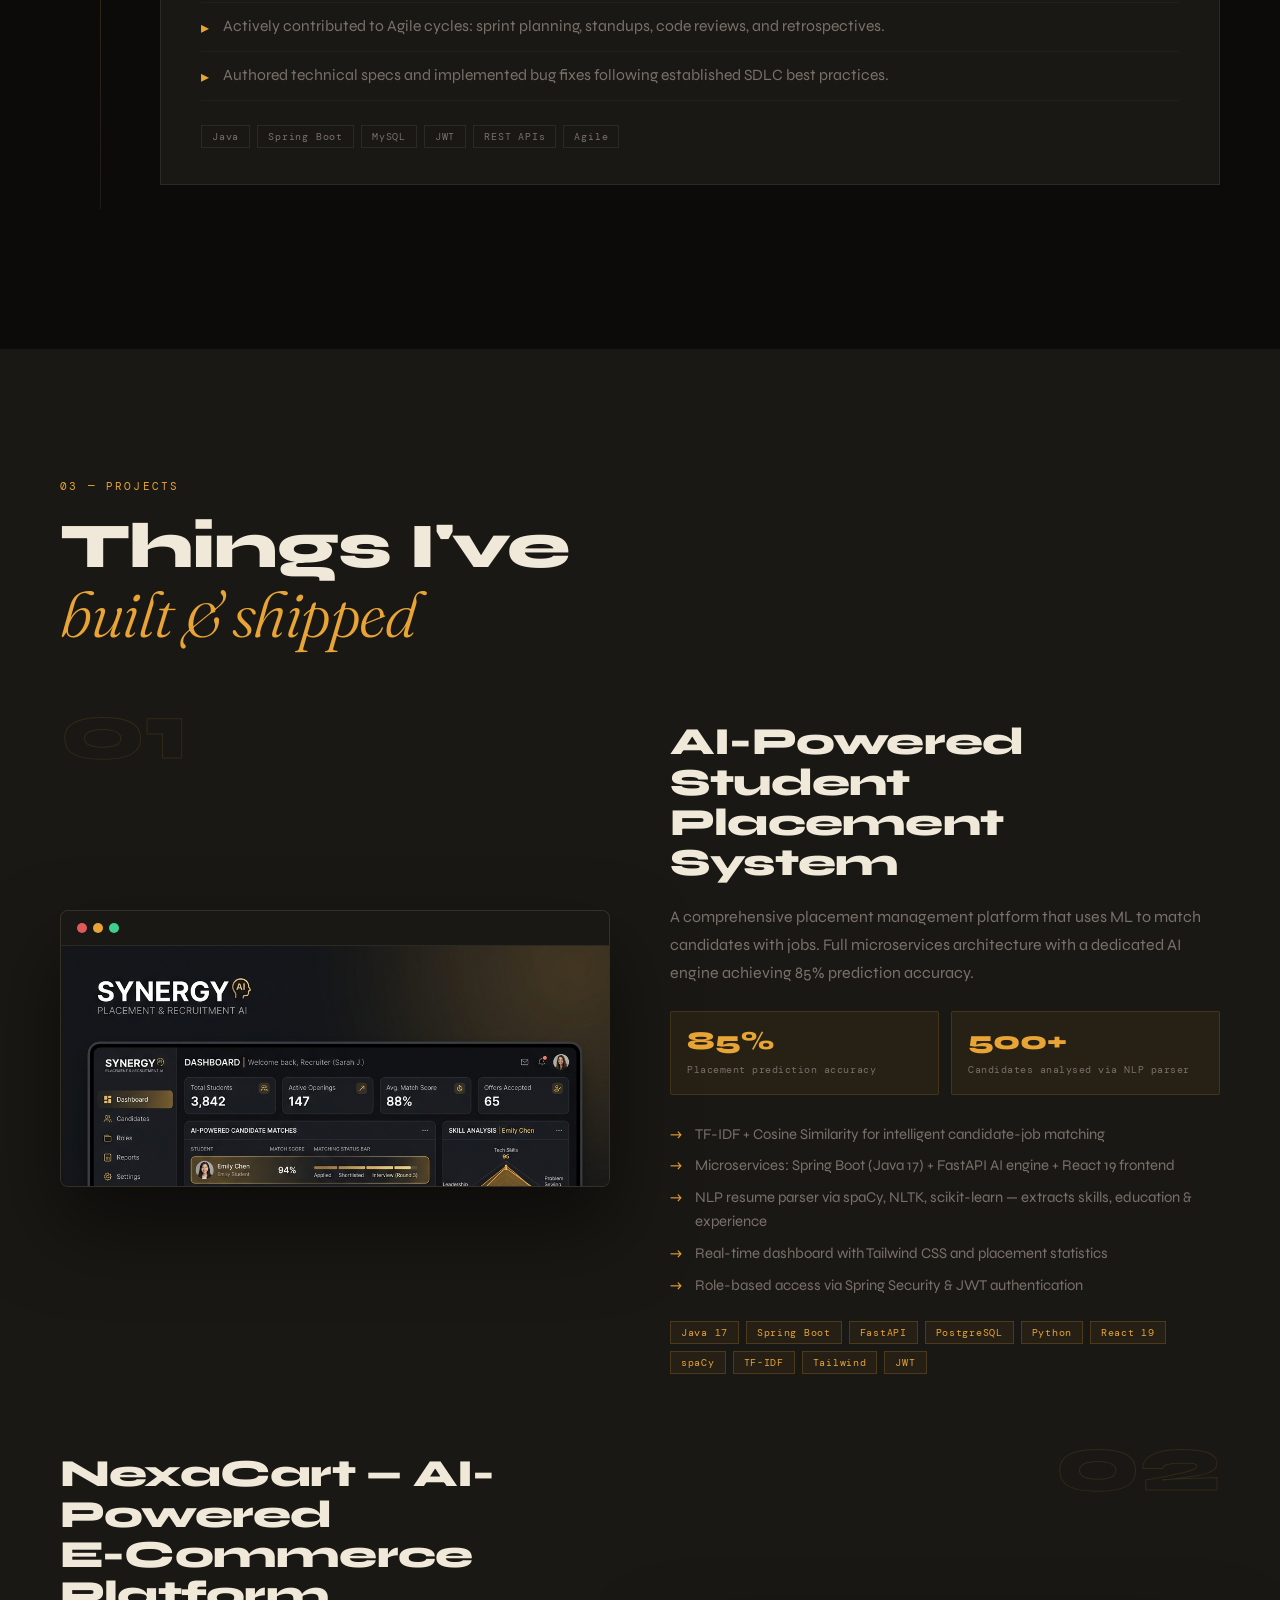
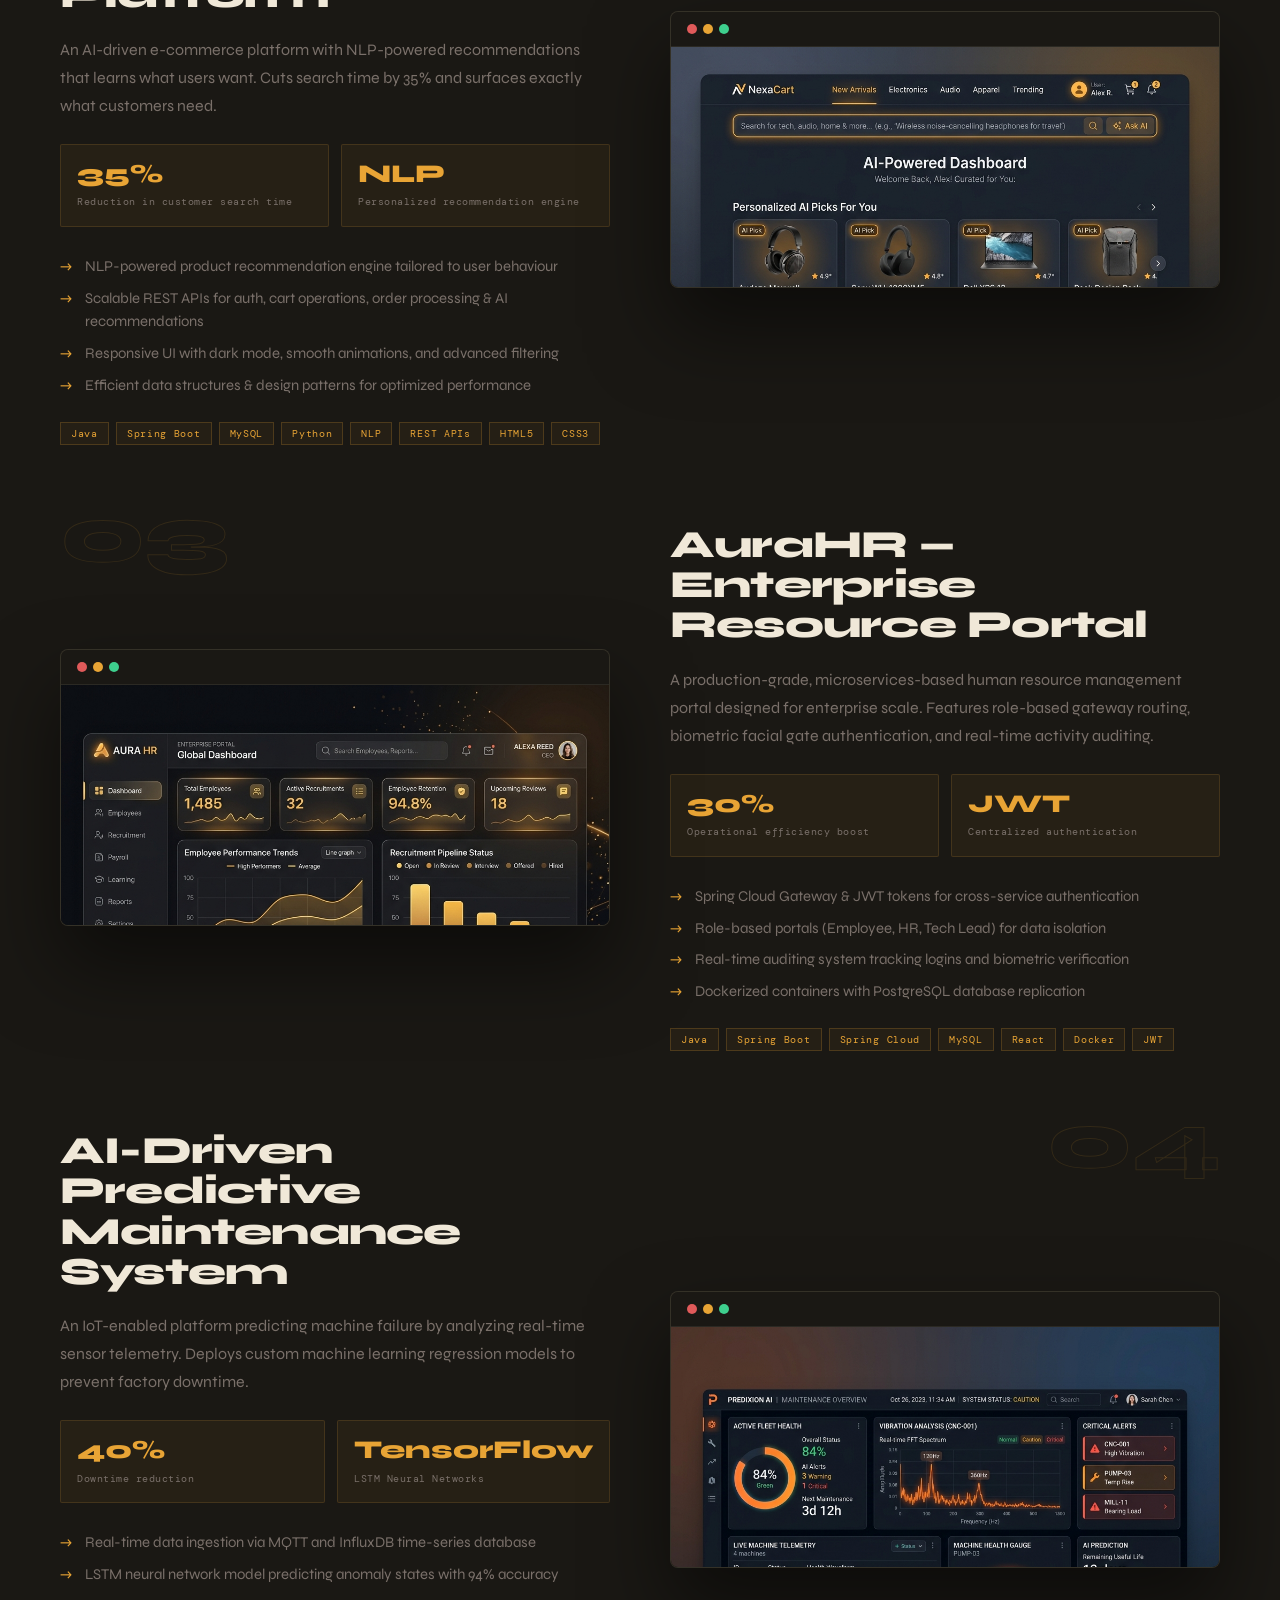
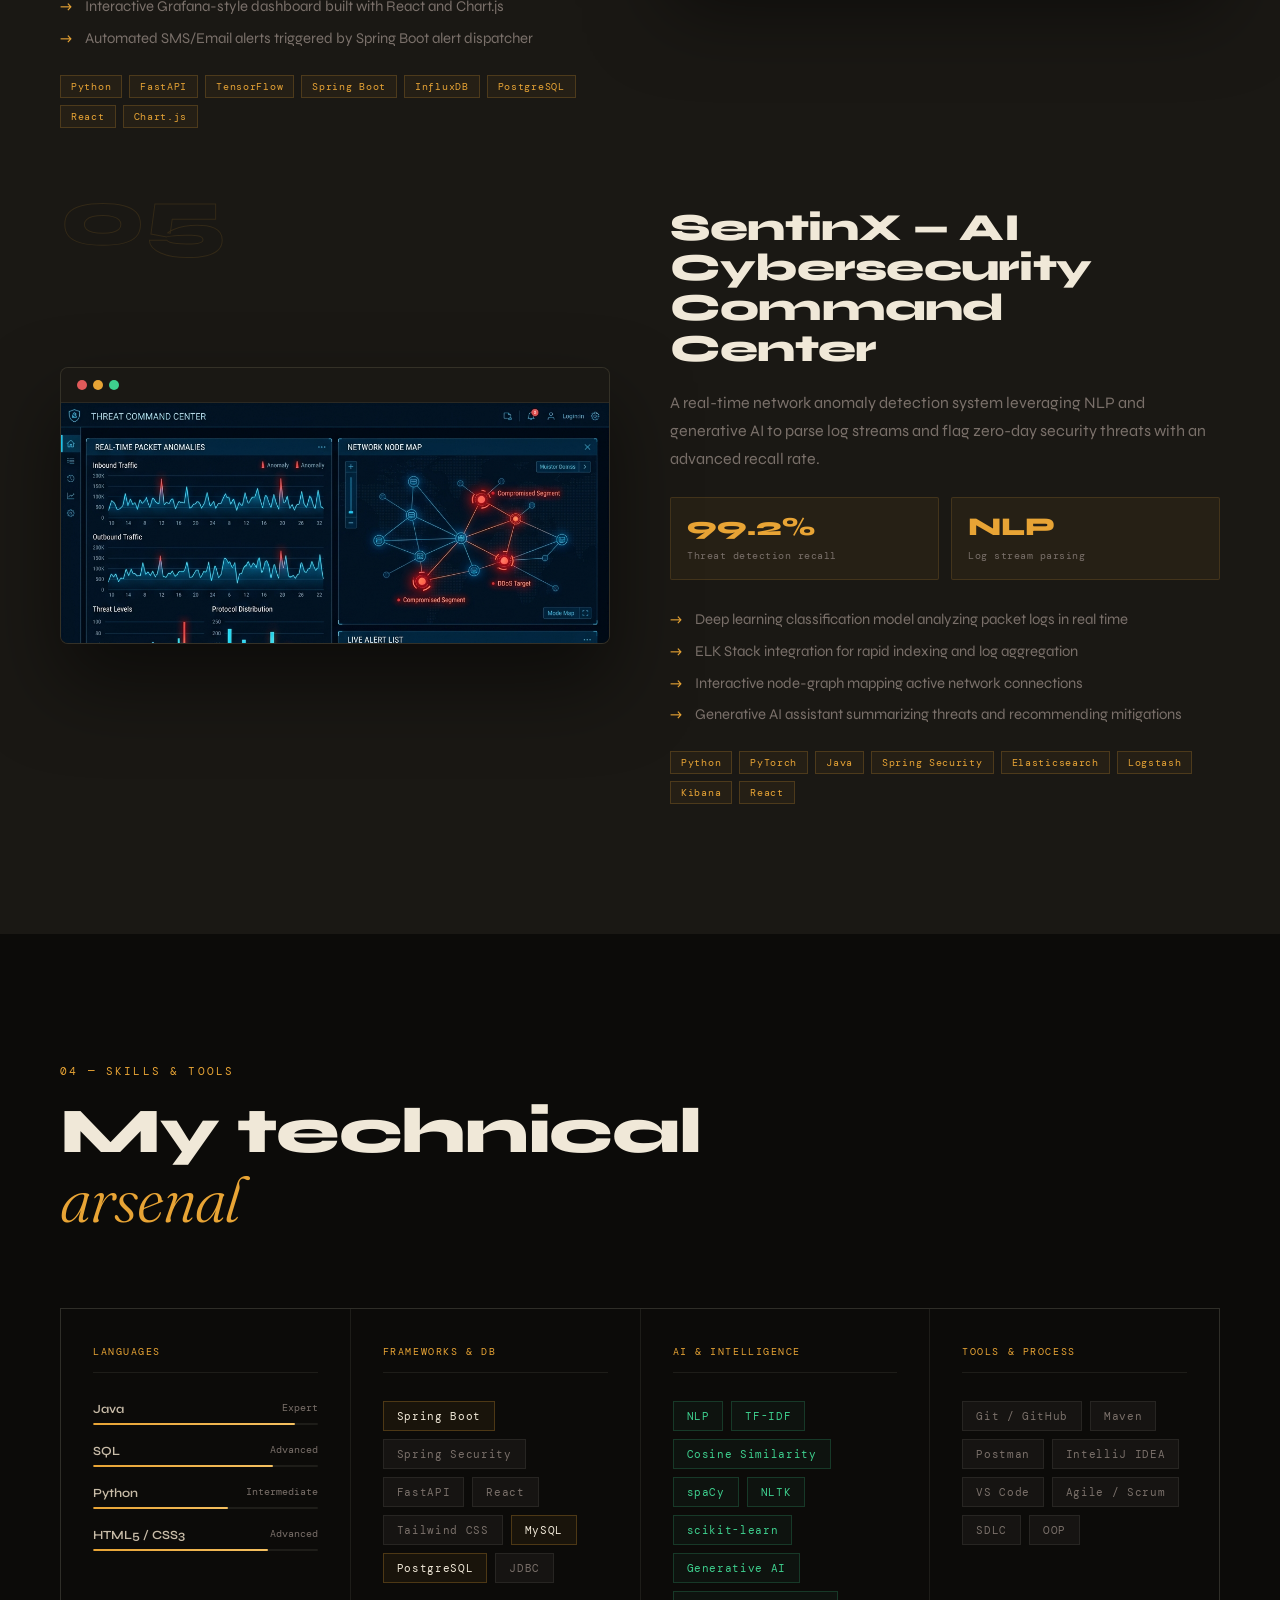
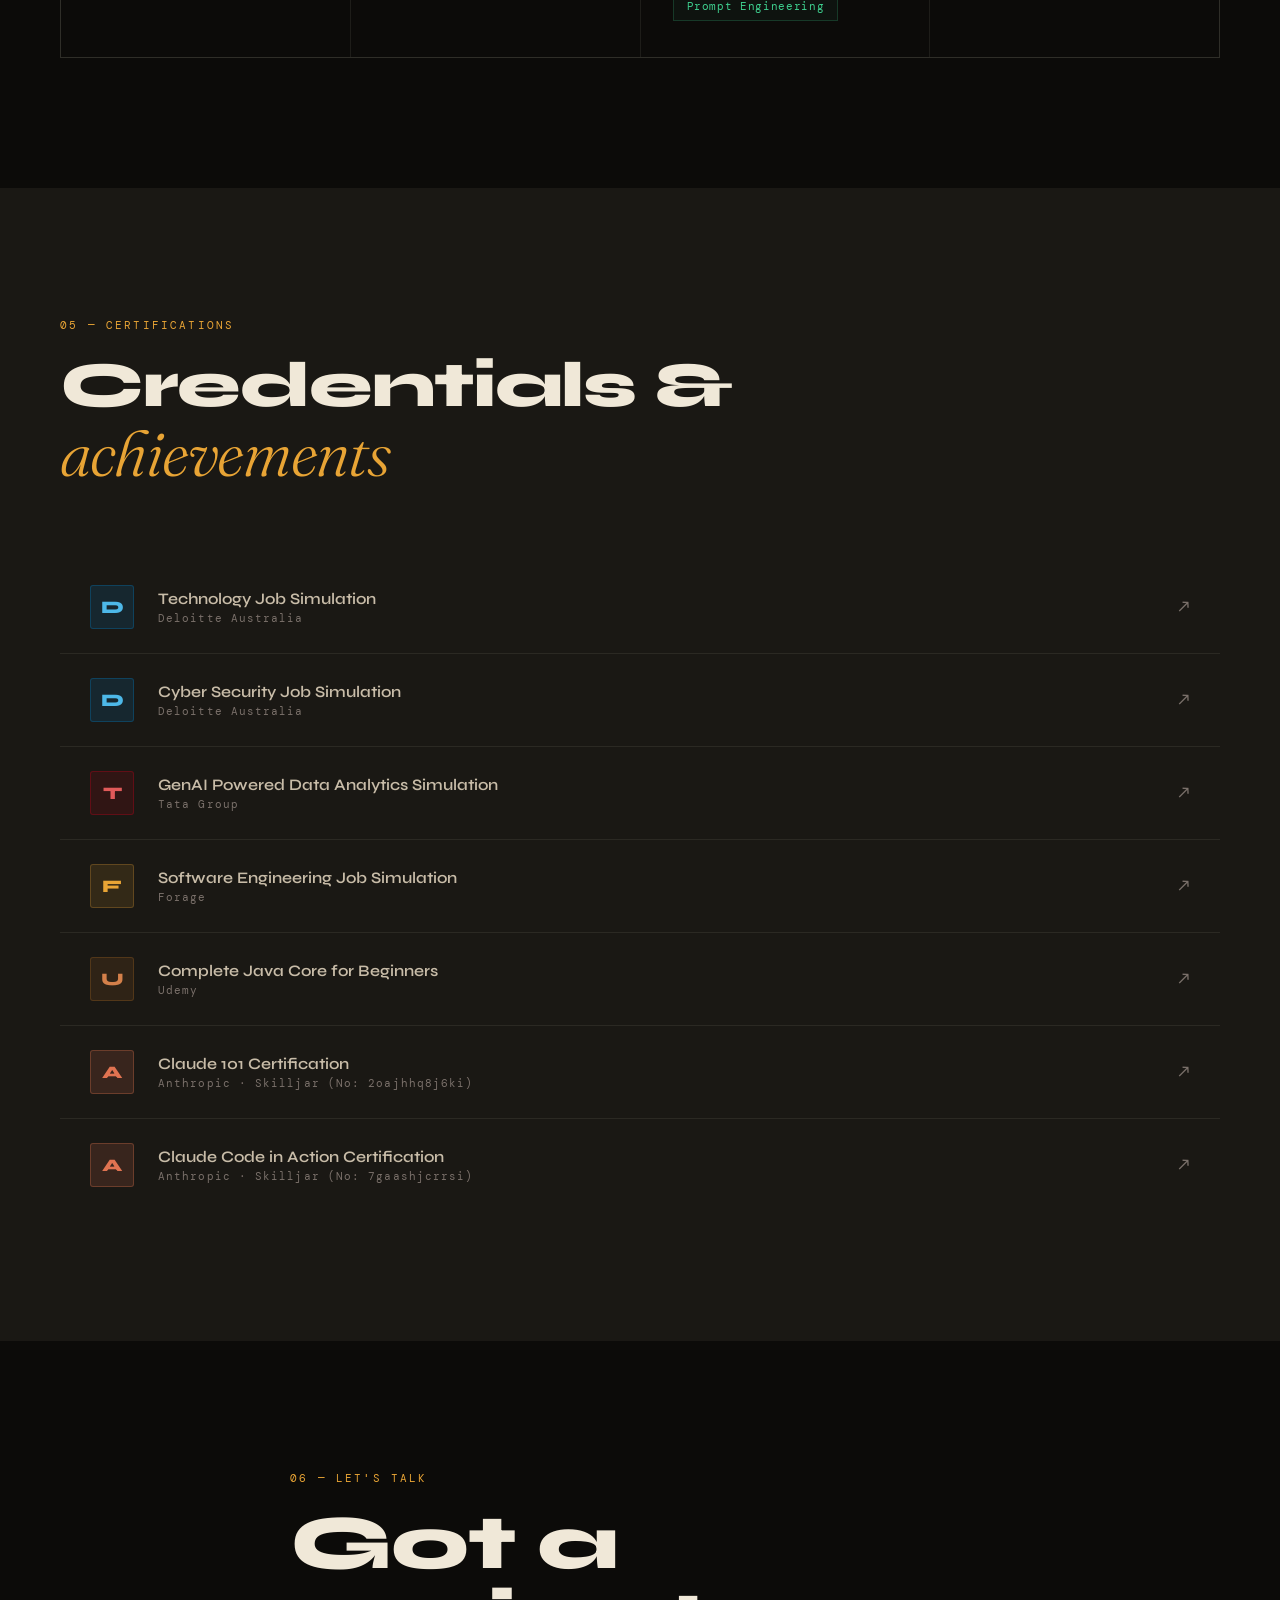
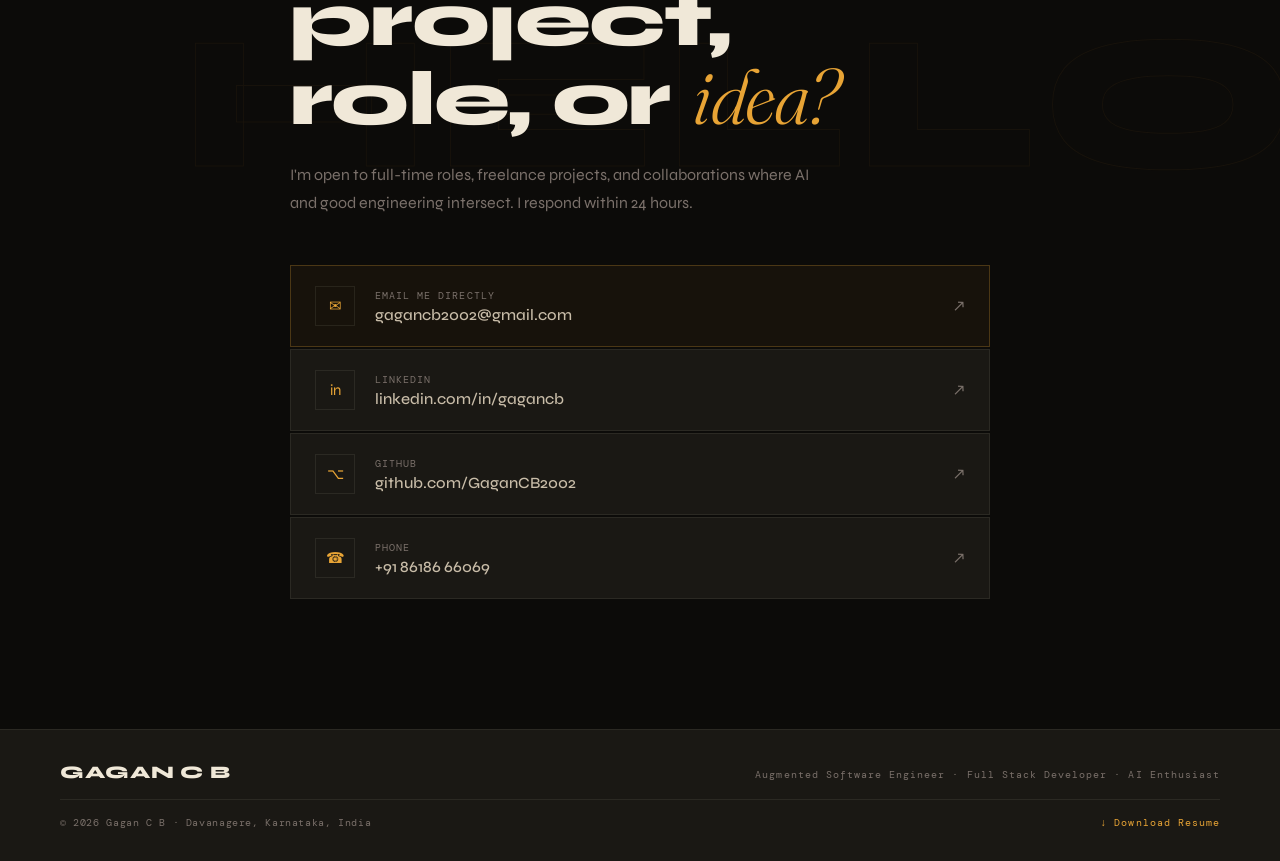
<file: index.html>
<!DOCTYPE html>
<html lang="en">
<head>
<meta charset="UTF-8"/>
<meta name="viewport" content="width=device-width, initial-scale=1.0"/>
<meta name="description" content="Gagan C B — Augmented Software Engineer. Full Stack Developer specializing in Java, Spring Boot & AI-powered systems."/>
<title>Gagan C B · Augmented Software Engineer</title>
<link rel="preconnect" href="https://fonts.googleapis.com">
<link rel="preconnect" href="https://fonts.gstatic.com" crossorigin>
<link href="https://fonts.googleapis.com/css2?family=Syne:wght@400;500;600;700;800&family=DM+Mono:ital,wght@0,300;0,400;0,500;1,300&family=Fraunces:ital,opsz,wght@0,9..144,100..900;1,9..144,100..900&display=swap" rel="stylesheet">
<link rel="stylesheet" href="style.css"/>
</head>
<body>

<!-- CURSOR -->
<div id="cursor"><div id="cursor-dot"></div><div id="cursor-ring"></div></div>

<!-- LOADER -->
<div id="loader">
  <div class="loader-inner">
    <div class="loader-name">GAGAN C B</div>
    <div class="loader-bar-wrap"><div class="loader-bar" id="loader-bar"></div></div>
    <div class="loader-pct" id="loader-pct">0%</div>
  </div>
</div>

<!-- NOISE -->
<div id="noise"></div>

<!-- NAV -->
<nav id="nav">
  <a href="#hero" class="nav-brand">GCB<span>.</span></a>
  <ul class="nav-links" id="nav-links">
    <li><a href="#about">About</a></li>
    <li><a href="#experience">Work</a></li>
    <li><a href="#projects">Projects</a></li>
    <li><a href="#skills">Skills</a></li>
    <li><a href="#contact">Contact</a></li>
  </ul>
  <a href="doc/Gagan_CB_Resume.pdf" download class="nav-resume">↓ Resume</a>
  <button class="hamburger" id="hamburger"><span></span><span></span></button>
</nav>

<!-- HERO -->
<section id="hero">
  <canvas id="hero-canvas"></canvas>
  <div class="hero-bg-word">ENGINEER</div>

  <div class="hero-content">
    <div class="hero-eyebrow">
      <span class="hero-dot"></span>
      <span>Available · Bengaluru, India</span>
    </div>
    <h1 class="hero-h1">
      <span class="h1-line">GAGAN</span>
      <em class="h1-line italic">C B</em>
    </h1>
    <div class="hero-tagline"><span id="typed-role"></span><span class="caret">|</span></div>
    <p class="hero-intro">
      Augmented Software Engineer at <em>Archelos Intelsense Technologies</em> —<br/>
      crafting intelligent systems at the intersection of Java, AI &amp; human experience.
    </p>
    <div class="hero-ctas">
      <a href="#projects" class="cta-main"><span>Explore Work</span> <svg width="16" height="16" viewBox="0 0 16 16"><path d="M3 8h10M9 4l4 4-4 4" stroke="currentColor" stroke-width="1.5" fill="none" stroke-linecap="round" stroke-linejoin="round"/></svg></a>
      <a href="#contact" class="cta-ghost">Get in touch</a>
    </div>
  </div>

  <div class="hero-scroll-hint"><div class="scroll-wheel"></div><span>scroll</span></div>

  <div class="hero-stats-strip">
    <div class="stat"><strong data-count="2">0</strong><span>Years Building</span></div>
    <div class="stat-div"></div>
    <div class="stat"><strong data-count="200" data-suffix="+">0</strong><span>Users Served</span></div>
    <div class="stat-div"></div>
    <div class="stat"><strong data-count="85" data-suffix="%">0</strong><span>AI Accuracy</span></div>
    <div class="stat-div"></div>
    <div class="stat"><strong data-count="500" data-suffix="+">0</strong><span>Profiles Parsed</span></div>
  </div>
</section>

<!-- ABOUT -->
<section id="about">
  <div class="about-layout">
    <div class="about-left" data-reveal>
      <div class="section-label">01 — ABOUT</div>
      <h2 class="section-h2">The person<br/><em>behind the code</em></h2>
      <div class="about-avatar">
        <div class="avatar-glow"></div>
        <div class="avatar-frame">
          <span class="avatar-letters">GCB</span>
          <div class="avatar-ring-1"></div>
          <div class="avatar-ring-2"></div>
        </div>
        <div class="avatar-status"><span class="status-dot"></span>Open to opportunities</div>
      </div>
    </div>

    <div class="about-right">
      <div class="about-card" data-reveal data-delay="100">
        <p class="about-lead">
          I'm a <mark>Full Stack Developer</mark> and <mark>AI enthusiast</mark> from Davanagere, Karnataka —
          currently working as an Augmented Software Engineer at Archelos Intelsense Technologies,
          building and deploying AI-powered software as part of the AIT Synergy India team.
        </p>
        <p class="about-body">
          My engineering philosophy is simple: write software that <em>thinks</em>. I've built placement systems
          that match candidates with 85% accuracy, e-commerce platforms that recommend products via NLP,
          and employee systems that 200+ people rely on every day. I graduated in Computer Science from
          Akshaya Institute of Technology (2021–2025) and spent my final semester at Palle Technologies,
          where I learned what it means to ship real software for real stakeholders.
        </p>
        <p class="about-body">
          Outside the IDE, I'm deep in AI research, experimenting with prompt engineering, and
          thinking about how machine intelligence can make everyday software feel genuinely alive.
        </p>
      </div>

      <div class="about-facts" data-reveal data-delay="200">
        <div class="fact"><span class="fact-icon">📍</span><div><strong>Location</strong><span>Davanagere, Karnataka, India</span></div></div>
        <div class="fact"><span class="fact-icon">🎓</span><div><strong>Degree</strong><span>B.E. Computer Science · AIT Tumakuru · 2021–2025</span></div></div>
        <div class="fact"><span class="fact-icon">💼</span><div><strong>Current Role</strong><span>Augmented Software Engineer @ Archelos Intelsense</span></div></div>
        <div class="fact"><span class="fact-icon">⚡</span><div><strong>Speciality</strong><span>Java · Spring Boot · AI Integration · NLP</span></div></div>
        <div class="fact"><span class="fact-icon">🌐</span><div><strong>Portfolio</strong><span><a href="https://gagancb2002.github.io/GaganCBDigitalPortfolio" target="_blank">gagancb2002.github.io</a></span></div></div>
      </div>
    </div>
  </div>
</section>

<!-- EXPERIENCE -->
<section id="experience">
  <div class="container">
    <div class="section-label" data-reveal>02 — WORK EXPERIENCE</div>
    <h2 class="section-h2" data-reveal>Where I've<br/><em>made an impact</em></h2>

    <div class="exp-timeline">

      <div class="exp-item" data-reveal>
        <div class="exp-connector">
          <div class="exp-node current-node"><div class="node-ping"></div></div>
          <div class="exp-line"></div>
        </div>
        <div class="exp-card">
          <div class="exp-header">
            <div class="exp-badge">● NOW</div>
            <div class="exp-period">Mar 2026 — Present</div>
          </div>
          <h3 class="exp-role">Augmented Software Engineer</h3>
          <div class="exp-company"><span class="company-name">Archelos Intelsense Technologies Pvt Ltd</span><span class="company-loc"> · AIT Synergy India · Bengaluru</span></div>
          <ul class="exp-points">
            <li>Developing, testing, and deploying diverse software applications contributing to <strong>AI and software development</strong> initiatives at the AIT Synergy India team.</li>
            <li>Collaborating with cross-functional teams to build innovative software solutions while adhering to high-quality standards and industry best practices.</li>
            <li>Staying updated with industry trends and implementing best practices to drive growth in <strong>AI-powered software development</strong> projects.</li>
          </ul>
          <div class="exp-tags"><span>AI Development</span><span>Software Engineering</span><span>Cross-functional Teams</span><span>Best Practices</span></div>
        </div>
      </div>

      <div class="exp-item" data-reveal data-delay="150">
        <div class="exp-connector">
          <div class="exp-node"></div>
          <div class="exp-line"></div>
        </div>
        <div class="exp-card">
          <div class="exp-header">
            <div class="exp-period">Feb 2025 — May 2025</div>
          </div>
          <h3 class="exp-role">Full Stack Developer Intern</h3>
          <div class="exp-company"><span class="company-name">Palle Technologies</span><span class="company-loc"> · Bengaluru, Karnataka</span></div>
          <div class="exp-highlights">
            <div class="hl-chip"><strong>30%</strong> Efficiency boost</div>
            <div class="hl-chip"><strong>25%</strong> Faster APIs</div>
            <div class="hl-chip"><strong>200+</strong> Users</div>
          </div>
          <ul class="exp-points">
            <li>Engineered an <strong>Employee Management System</strong> with RESTful APIs for onboarding, leave management, and role-based access control — serving 200+ users.</li>
            <li>Implemented <strong>JWT authentication</strong> and optimized MySQL queries, achieving 25% reduction in API response time.</li>
            <li>Actively contributed to Agile cycles: sprint planning, standups, code reviews, and retrospectives.</li>
            <li>Authored technical specs and implemented bug fixes following established SDLC best practices.</li>
          </ul>
          <div class="exp-tags"><span>Java</span><span>Spring Boot</span><span>MySQL</span><span>JWT</span><span>REST APIs</span><span>Agile</span></div>
        </div>
      </div>

    </div>
  </div>
</section>

<!-- PROJECTS -->
<section id="projects">
  <div class="container">
    <div class="section-label" data-reveal>03 — PROJECTS</div>
    <h2 class="section-h2" data-reveal>Things I've<br/><em>built &amp; shipped</em></h2>
  </div>

  <div class="projects-showcase">

    <div class="proj-block" data-reveal>
      <div class="proj-num">01</div>
      <div class="proj-visual">
        <div class="proj-mockup">
          <div class="mock-bar"><span></span><span></span><span></span></div>
          <div class="mock-image-wrap">
            <img src="images/project_placement.png" alt="AI-Powered Student Placement System" class="proj-img"/>
          </div>
        </div>
      </div>
      <div class="proj-info">
        <h3 class="proj-title">AI-Powered Student<br/>Placement System</h3>
        <p class="proj-desc">A comprehensive placement management platform that uses ML to match candidates with jobs. Full microservices architecture with a dedicated AI engine achieving 85% prediction accuracy.</p>
        <div class="proj-achs">
          <div class="pa"><span class="pav">85%</span><span class="pal">Placement prediction accuracy</span></div>
          <div class="pa"><span class="pav">500+</span><span class="pal">Candidates analysed via NLP parser</span></div>
        </div>
        <ul class="proj-ul">
          <li>TF-IDF + Cosine Similarity for intelligent candidate-job matching</li>
          <li>Microservices: Spring Boot (Java 17) + FastAPI AI engine + React 19 frontend</li>
          <li>NLP resume parser via spaCy, NLTK, scikit-learn — extracts skills, education & experience</li>
          <li>Real-time dashboard with Tailwind CSS and placement statistics</li>
          <li>Role-based access via Spring Security & JWT authentication</li>
        </ul>
        <div class="proj-stack">
          <span>Java 17</span><span>Spring Boot</span><span>FastAPI</span><span>PostgreSQL</span>
          <span>Python</span><span>React 19</span><span>spaCy</span><span>TF-IDF</span><span>Tailwind</span><span>JWT</span>
        </div>
      </div>
    </div>

    <div class="proj-block reverse" data-reveal>
      <div class="proj-num">02</div>
      <div class="proj-visual">
        <div class="proj-mockup mockup-dark">
          <div class="mock-bar"><span></span><span></span><span></span></div>
          <div class="mock-image-wrap">
            <img src="images/project_nexacart.png" alt="NexaCart — AI-Powered E-Commerce Platform" class="proj-img"/>
          </div>
        </div>
      </div>
      <div class="proj-info">
        <h3 class="proj-title">NexaCart — AI-Powered<br/>E-Commerce Platform</h3>
        <p class="proj-desc">An AI-driven e-commerce platform with NLP-powered recommendations that learns what users want. Cuts search time by 35% and surfaces exactly what customers need.</p>
        <div class="proj-achs">
          <div class="pa"><span class="pav">35%</span><span class="pal">Reduction in customer search time</span></div>
          <div class="pa"><span class="pav">NLP</span><span class="pal">Personalized recommendation engine</span></div>
        </div>
        <ul class="proj-ul">
          <li>NLP-powered product recommendation engine tailored to user behaviour</li>
          <li>Scalable REST APIs for auth, cart operations, order processing & AI recommendations</li>
          <li>Responsive UI with dark mode, smooth animations, and advanced filtering</li>
          <li>Efficient data structures & design patterns for optimized performance</li>
        </ul>
        <div class="proj-stack">
          <span>Java</span><span>Spring Boot</span><span>MySQL</span><span>Python</span>
          <span>NLP</span><span>REST APIs</span><span>HTML5</span><span>CSS3</span>
        </div>
      </div>
    </div>

    <div class="proj-block" data-reveal>
      <div class="proj-num">03</div>
      <div class="proj-visual">
        <div class="proj-mockup">
          <div class="mock-bar"><span></span><span></span><span></span></div>
          <div class="mock-image-wrap">
            <img src="images/project_aurahr.png" alt="AuraHR — Enterprise Resource Portal" class="proj-img"/>
          </div>
        </div>
      </div>
      <div class="proj-info">
        <h3 class="proj-title">AuraHR — Enterprise<br/>Resource Portal</h3>
        <p class="proj-desc">A production-grade, microservices-based human resource management portal designed for enterprise scale. Features role-based gateway routing, biometric facial gate authentication, and real-time activity auditing.</p>
        <div class="proj-achs">
          <div class="pa"><span class="pav">30%</span><span class="pal">Operational efficiency boost</span></div>
          <div class="pa"><span class="pav">JWT</span><span class="pal">Centralized authentication</span></div>
        </div>
        <ul class="proj-ul">
          <li>Spring Cloud Gateway &amp; JWT tokens for cross-service authentication</li>
          <li>Role-based portals (Employee, HR, Tech Lead) for data isolation</li>
          <li>Real-time auditing system tracking logins and biometric verification</li>
          <li>Dockerized containers with PostgreSQL database replication</li>
        </ul>
        <div class="proj-stack">
          <span>Java</span><span>Spring Boot</span><span>Spring Cloud</span><span>MySQL</span>
          <span>React</span><span>Docker</span><span>JWT</span>
        </div>
      </div>
    </div>

    <div class="proj-block reverse" data-reveal>
      <div class="proj-num">04</div>
      <div class="proj-visual">
        <div class="proj-mockup mockup-dark">
          <div class="mock-bar"><span></span><span></span><span></span></div>
          <div class="mock-image-wrap">
            <img src="images/project_predictive_maintenance.png" alt="AI-Driven Predictive Maintenance" class="proj-img"/>
          </div>
        </div>
      </div>
      <div class="proj-info">
        <h3 class="proj-title">AI-Driven Predictive<br/>Maintenance System</h3>
        <p class="proj-desc">An IoT-enabled platform predicting machine failure by analyzing real-time sensor telemetry. Deploys custom machine learning regression models to prevent factory downtime.</p>
        <div class="proj-achs">
          <div class="pa"><span class="pav">40%</span><span class="pal">Downtime reduction</span></div>
          <div class="pa"><span class="pav">TensorFlow</span><span class="pal">LSTM Neural Networks</span></div>
        </div>
        <ul class="proj-ul">
          <li>Real-time data ingestion via MQTT and InfluxDB time-series database</li>
          <li>LSTM neural network model predicting anomaly states with 94% accuracy</li>
          <li>Interactive Grafana-style dashboard built with React and Chart.js</li>
          <li>Automated SMS/Email alerts triggered by Spring Boot alert dispatcher</li>
        </ul>
        <div class="proj-stack">
          <span>Python</span><span>FastAPI</span><span>TensorFlow</span><span>Spring Boot</span>
          <span>InfluxDB</span><span>PostgreSQL</span><span>React</span><span>Chart.js</span>
        </div>
      </div>
    </div>

    <div class="proj-block" data-reveal>
      <div class="proj-num">05</div>
      <div class="proj-visual">
        <div class="proj-mockup">
          <div class="mock-bar"><span></span><span></span><span></span></div>
          <div class="mock-image-wrap">
            <img src="images/project_cybersecurity_threat.png" alt="SentinX — AI Cybersecurity Command Center" class="proj-img"/>
          </div>
        </div>
      </div>
      <div class="proj-info">
        <h3 class="proj-title">SentinX — AI Cybersecurity<br/>Command Center</h3>
        <p class="proj-desc">A real-time network anomaly detection system leveraging NLP and generative AI to parse log streams and flag zero-day security threats with an advanced recall rate.</p>
        <div class="proj-achs">
          <div class="pa"><span class="pav">99.2%</span><span class="pal">Threat detection recall</span></div>
          <div class="pa"><span class="pav">NLP</span><span class="pal">Log stream parsing</span></div>
        </div>
        <ul class="proj-ul">
          <li>Deep learning classification model analyzing packet logs in real time</li>
          <li>ELK Stack integration for rapid indexing and log aggregation</li>
          <li>Interactive node-graph mapping active network connections</li>
          <li>Generative AI assistant summarizing threats and recommending mitigations</li>
        </ul>
        <div class="proj-stack">
          <span>Python</span><span>PyTorch</span><span>Java</span><span>Spring Security</span>
          <span>Elasticsearch</span><span>Logstash</span><span>Kibana</span><span>React</span>
        </div>
      </div>
    </div>

  </div>
</section>

<!-- SKILLS -->
<section id="skills">
  <div class="container">
    <div class="section-label" data-reveal>04 — SKILLS & TOOLS</div>
    <h2 class="section-h2" data-reveal>My technical<br/><em>arsenal</em></h2>
  </div>

  <div class="skills-grid-wrap container">
    <div class="skills-col" data-reveal>
      <div class="skills-col-label">Languages</div>
      <div class="skill-bars">
        <div class="skill-bar-item"><div class="sb-label"><span>Java</span><span>Expert</span></div><div class="sb-track"><div class="sb-fill" data-pct="90"></div></div></div>
        <div class="skill-bar-item"><div class="sb-label"><span>SQL</span><span>Advanced</span></div><div class="sb-track"><div class="sb-fill" data-pct="80"></div></div></div>
        <div class="skill-bar-item"><div class="sb-label"><span>Python</span><span>Intermediate</span></div><div class="sb-track"><div class="sb-fill" data-pct="60"></div></div></div>
        <div class="skill-bar-item"><div class="sb-label"><span>HTML5 / CSS3</span><span>Advanced</span></div><div class="sb-track"><div class="sb-fill" data-pct="78"></div></div></div>
      </div>
    </div>

    <div class="skills-col" data-reveal data-delay="100">
      <div class="skills-col-label">Frameworks & DB</div>
      <div class="skill-chips-wrap">
        <div class="skill-chip-lg primary">Spring Boot</div>
        <div class="skill-chip-lg">Spring Security</div>
        <div class="skill-chip-lg">FastAPI</div>
        <div class="skill-chip-lg">React</div>
        <div class="skill-chip-lg">Tailwind CSS</div>
        <div class="skill-chip-lg primary">MySQL</div>
        <div class="skill-chip-lg primary">PostgreSQL</div>
        <div class="skill-chip-lg">JDBC</div>
      </div>
    </div>

    <div class="skills-col" data-reveal data-delay="200">
      <div class="skills-col-label">AI & Intelligence</div>
      <div class="skill-chips-wrap">
        <div class="skill-chip-lg ai">NLP</div>
        <div class="skill-chip-lg ai">TF-IDF</div>
        <div class="skill-chip-lg ai">Cosine Similarity</div>
        <div class="skill-chip-lg ai">spaCy</div>
        <div class="skill-chip-lg ai">NLTK</div>
        <div class="skill-chip-lg ai">scikit-learn</div>
        <div class="skill-chip-lg ai">Generative AI</div>
        <div class="skill-chip-lg ai">Prompt Engineering</div>
      </div>
    </div>

    <div class="skills-col" data-reveal data-delay="300">
      <div class="skills-col-label">Tools & Process</div>
      <div class="skill-chips-wrap">
        <div class="skill-chip-lg">Git / GitHub</div>
        <div class="skill-chip-lg">Maven</div>
        <div class="skill-chip-lg">Postman</div>
        <div class="skill-chip-lg">IntelliJ IDEA</div>
        <div class="skill-chip-lg">VS Code</div>
        <div class="skill-chip-lg">Agile / Scrum</div>
        <div class="skill-chip-lg">SDLC</div>
        <div class="skill-chip-lg">OOP</div>
      </div>
    </div>
  </div>
</section>

<!-- CERTIFICATIONS -->
<section id="certifications">
  <div class="container">
    <div class="section-label" data-reveal>05 — CERTIFICATIONS</div>
    <h2 class="section-h2" data-reveal>Credentials &<br/><em>achievements</em></h2>
    <div class="certs-row">
      <a href="https://www.theforage.com/" target="_blank" class="cert-item" data-reveal><div class="cert-logo cl-d">D</div><div class="cert-info"><div class="cert-name">Technology Job Simulation</div><div class="cert-org">Deloitte Australia</div></div><span class="cert-arr">↗</span></a>
      <a href="https://www.theforage.com/" target="_blank" class="cert-item" data-reveal data-delay="80"><div class="cert-logo cl-d">D</div><div class="cert-info"><div class="cert-name">Cyber Security Job Simulation</div><div class="cert-org">Deloitte Australia</div></div><span class="cert-arr">↗</span></a>
      <a href="https://www.theforage.com/" target="_blank" class="cert-item" data-reveal data-delay="160"><div class="cert-logo cl-t">T</div><div class="cert-info"><div class="cert-name">GenAI Powered Data Analytics Simulation</div><div class="cert-org">Tata Group</div></div><span class="cert-arr">↗</span></a>
      <a href="https://www.theforage.com/" target="_blank" class="cert-item" data-reveal data-delay="240"><div class="cert-logo cl-f">F</div><div class="cert-info"><div class="cert-name">Software Engineering Job Simulation</div><div class="cert-org">Forage</div></div><span class="cert-arr">↗</span></a>
      <a href="https://www.udemy.com/" target="_blank" class="cert-item" data-reveal data-delay="320"><div class="cert-logo cl-u">U</div><div class="cert-info"><div class="cert-name">Complete Java Core for Beginners</div><div class="cert-org">Udemy</div></div><span class="cert-arr">↗</span></a>
      <a href="doc/certificate_claude_101.pdf" target="_blank" class="cert-item" data-reveal data-delay="400"><div class="cert-logo cl-a">A</div><div class="cert-info"><div class="cert-name">Claude 101 Certification</div><div class="cert-org">Anthropic · Skilljar (No: 2oajhhq8j6ki)</div></div><span class="cert-arr">↗</span></a>
      <a href="doc/certificate_claude_code_in_action.pdf" target="_blank" class="cert-item" data-reveal data-delay="480"><div class="cert-logo cl-a">A</div><div class="cert-info"><div class="cert-name">Claude Code in Action Certification</div><div class="cert-org">Anthropic · Skilljar (No: 7gaashjcrrsi)</div></div><span class="cert-arr">↗</span></a>
    </div>
  </div>
</section>

<!-- CONTACT -->
<section id="contact">
  <div class="contact-inner">
    <div class="contact-bg-word">HELLO</div>
    <div class="contact-content" data-reveal>
      <div class="section-label">06 — LET'S TALK</div>
      <h2 class="contact-h2">Got a project,<br/>role, or <em>idea?</em></h2>
      <p class="contact-sub">I'm open to full-time roles, freelance projects, and collaborations where AI and good engineering intersect. I respond within 24 hours.</p>
      <div class="contact-links">
        <a href="mailto:gagancb2002@gmail.com" class="contact-link primary">
          <span class="cl-icon">✉</span>
          <div><div class="cl-label">Email me directly</div><div class="cl-val">gagancb2002@gmail.com</div></div>
          <span class="cl-arr">↗</span>
        </a>
        <a href="https://linkedin.com/in/gagancb" target="_blank" class="contact-link">
          <span class="cl-icon">in</span>
          <div><div class="cl-label">LinkedIn</div><div class="cl-val">linkedin.com/in/gagancb</div></div>
          <span class="cl-arr">↗</span>
        </a>
        <a href="https://github.com/GaganCB2002" target="_blank" class="contact-link">
          <span class="cl-icon">⌥</span>
          <div><div class="cl-label">GitHub</div><div class="cl-val">github.com/GaganCB2002</div></div>
          <span class="cl-arr">↗</span>
        </a>
        <a href="tel:+918618666069" class="contact-link">
          <span class="cl-icon">☎</span>
          <div><div class="cl-label">Phone</div><div class="cl-val">+91 86186 66069</div></div>
          <span class="cl-arr">↗</span>
        </a>
      </div>
    </div>
  </div>
</section>

<!-- FOOTER -->
<footer>
  <div class="footer-top">
    <span class="footer-brand">GAGAN C B</span>
    <span class="footer-role">Augmented Software Engineer · Full Stack Developer · AI Enthusiast</span>
  </div>
  <div class="footer-bottom">
    <span>© 2026 Gagan C B · Davanagere, Karnataka, India</span>
    <a href="doc/Gagan_CB_Resume.pdf" download class="footer-dl">↓ Download Resume</a>
  </div>
</footer>

<script src="script.js"></script>
</body>
</html>
</file>
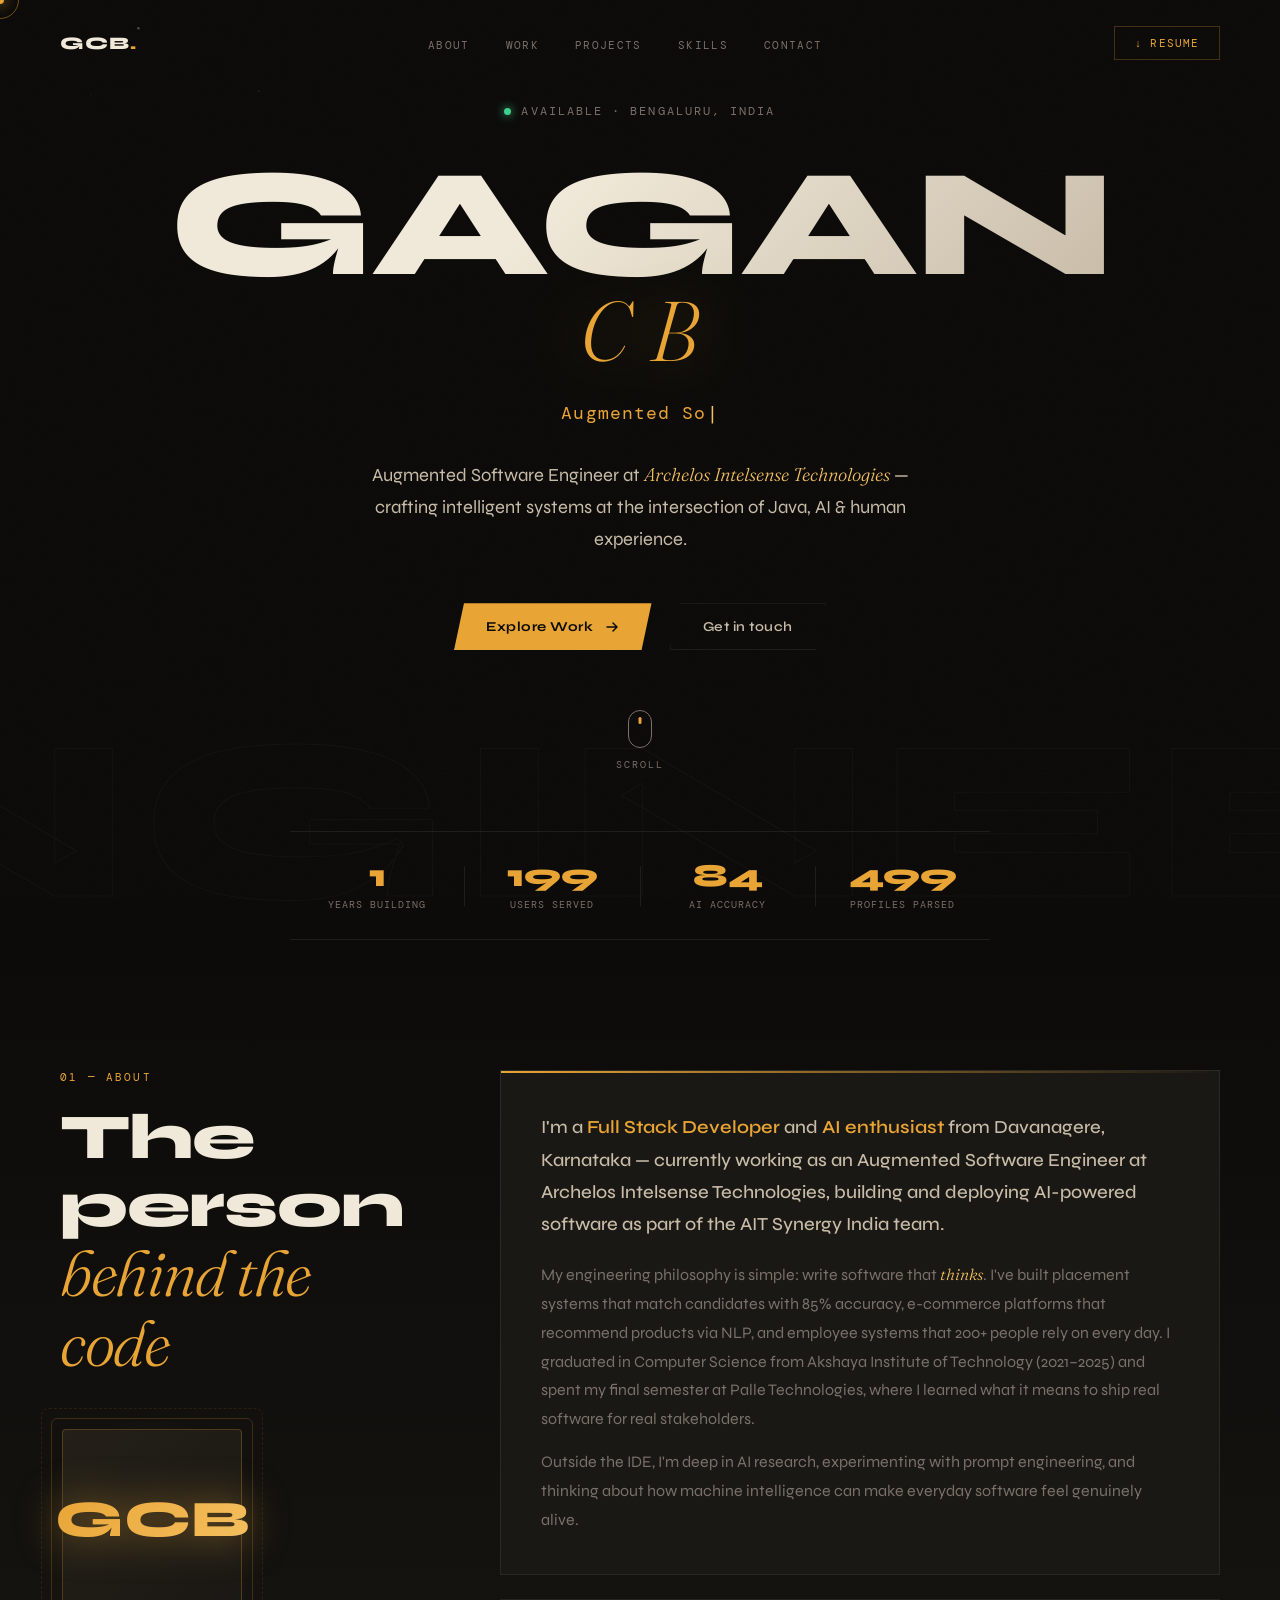
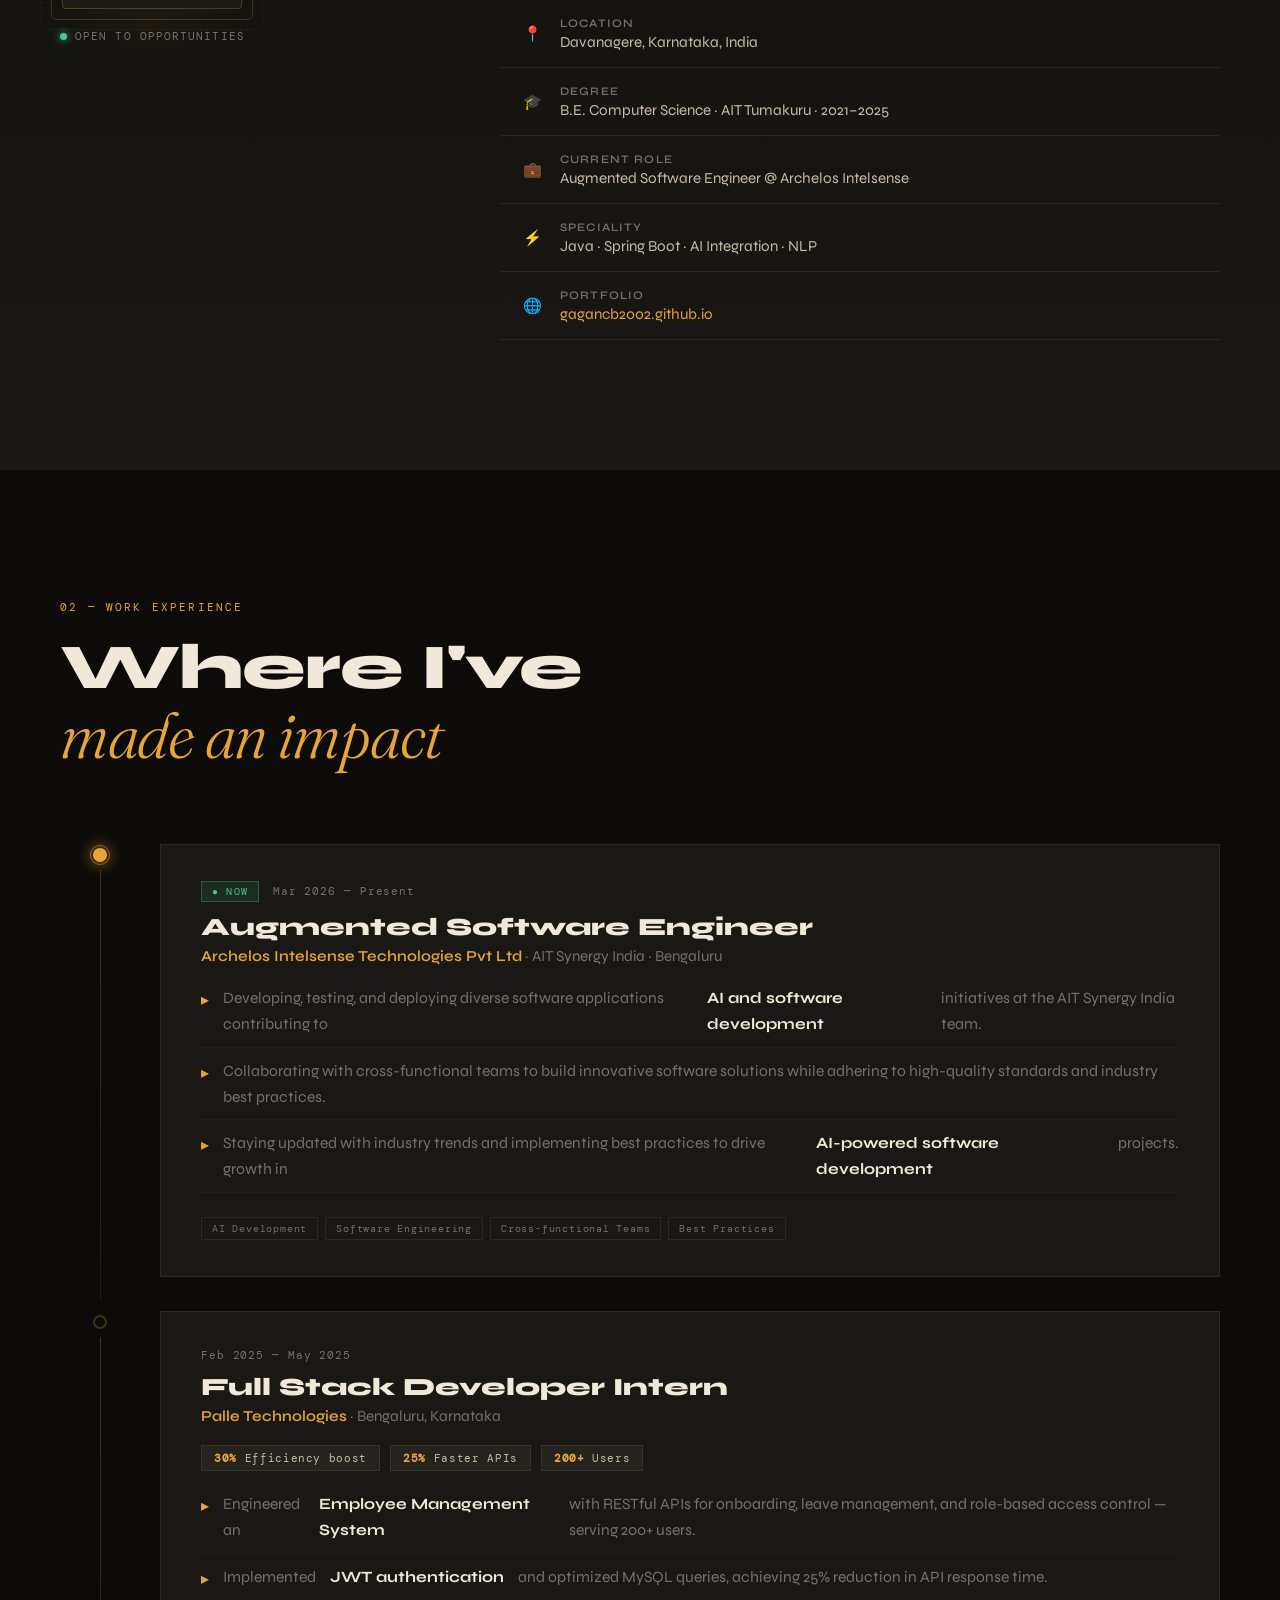
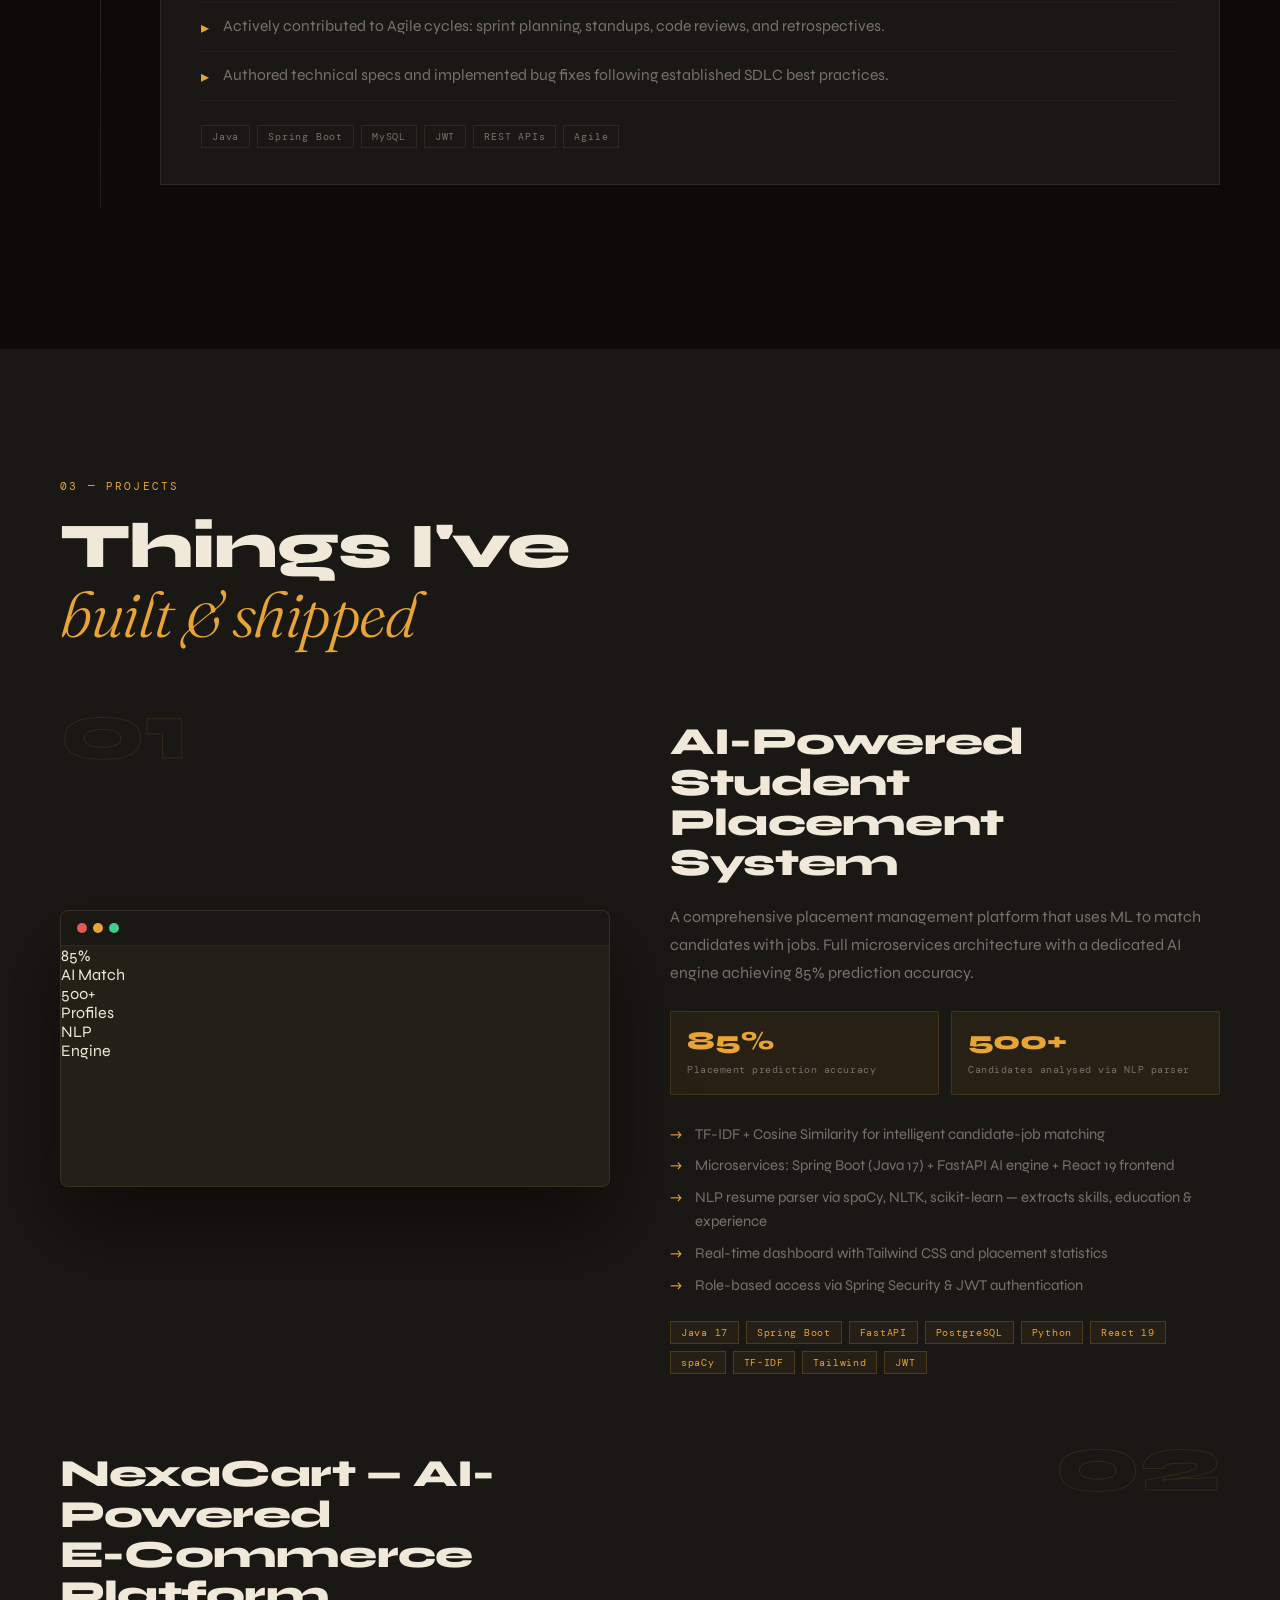
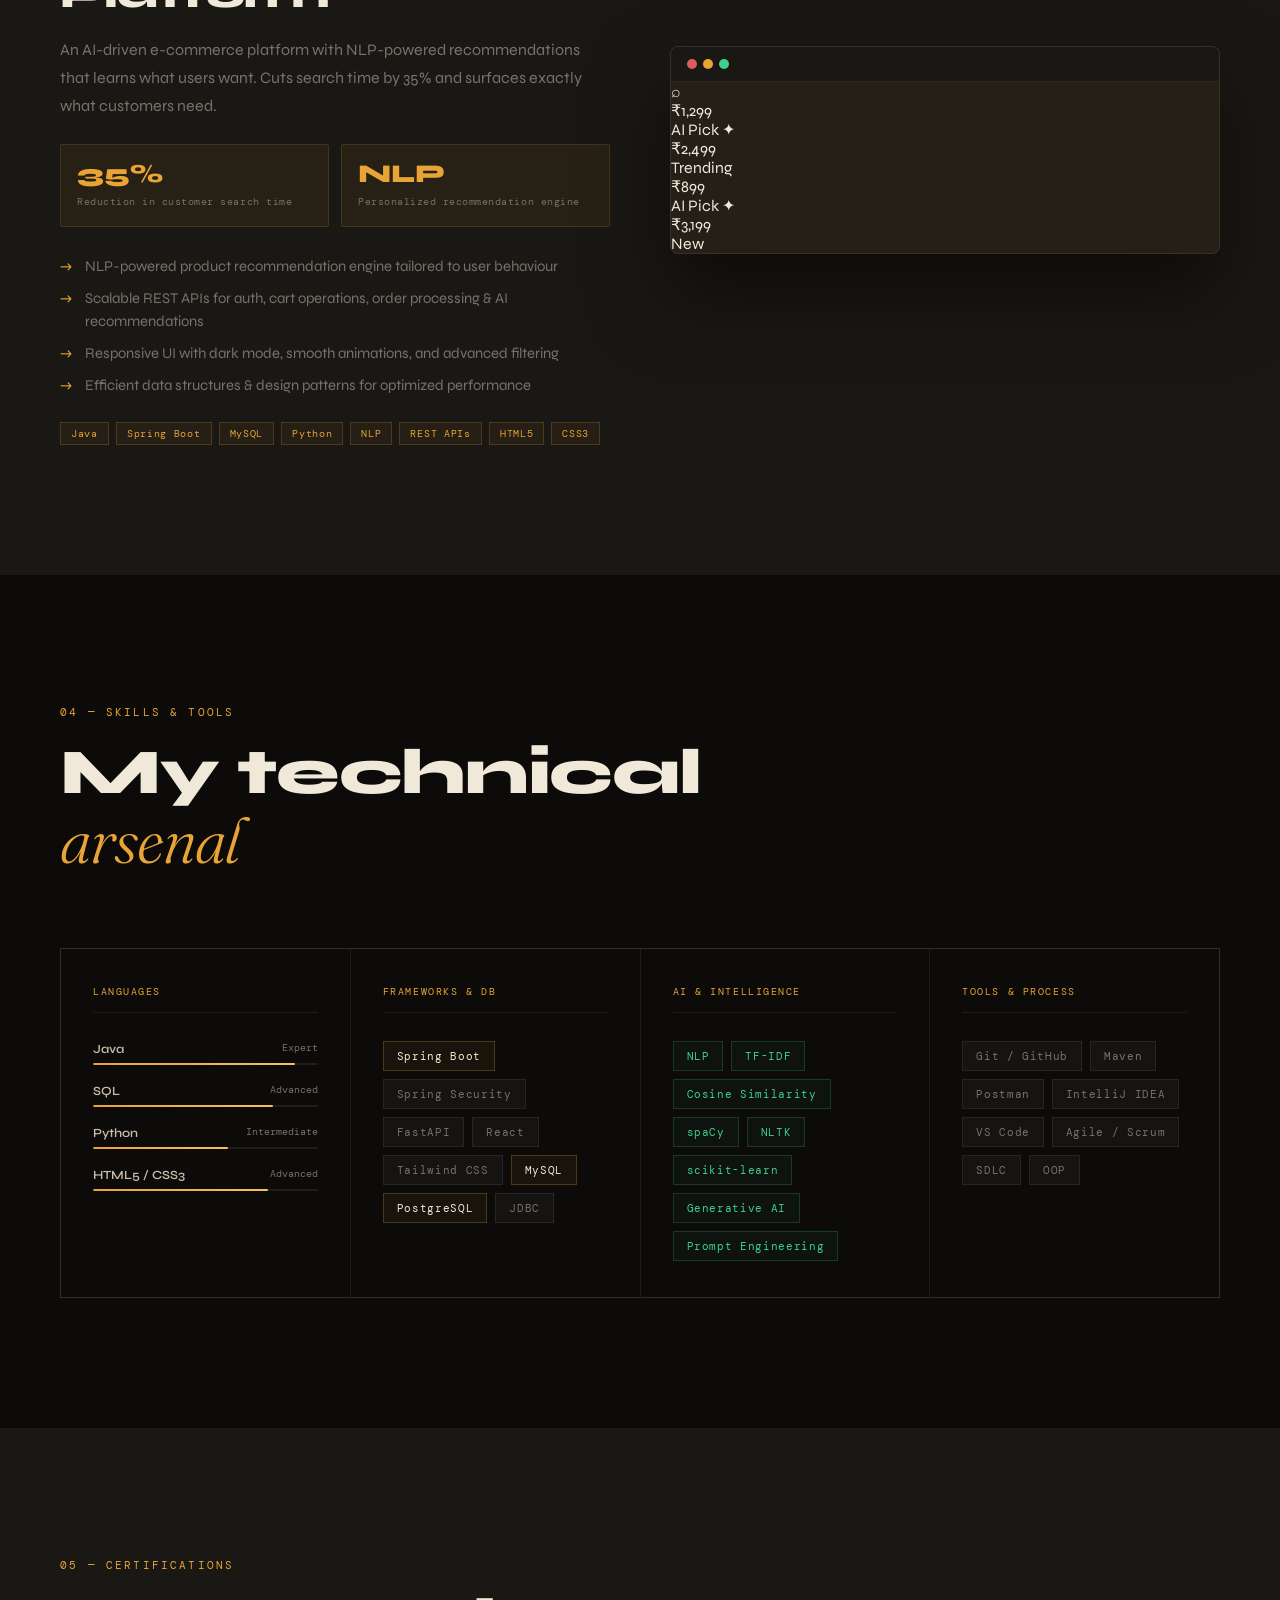
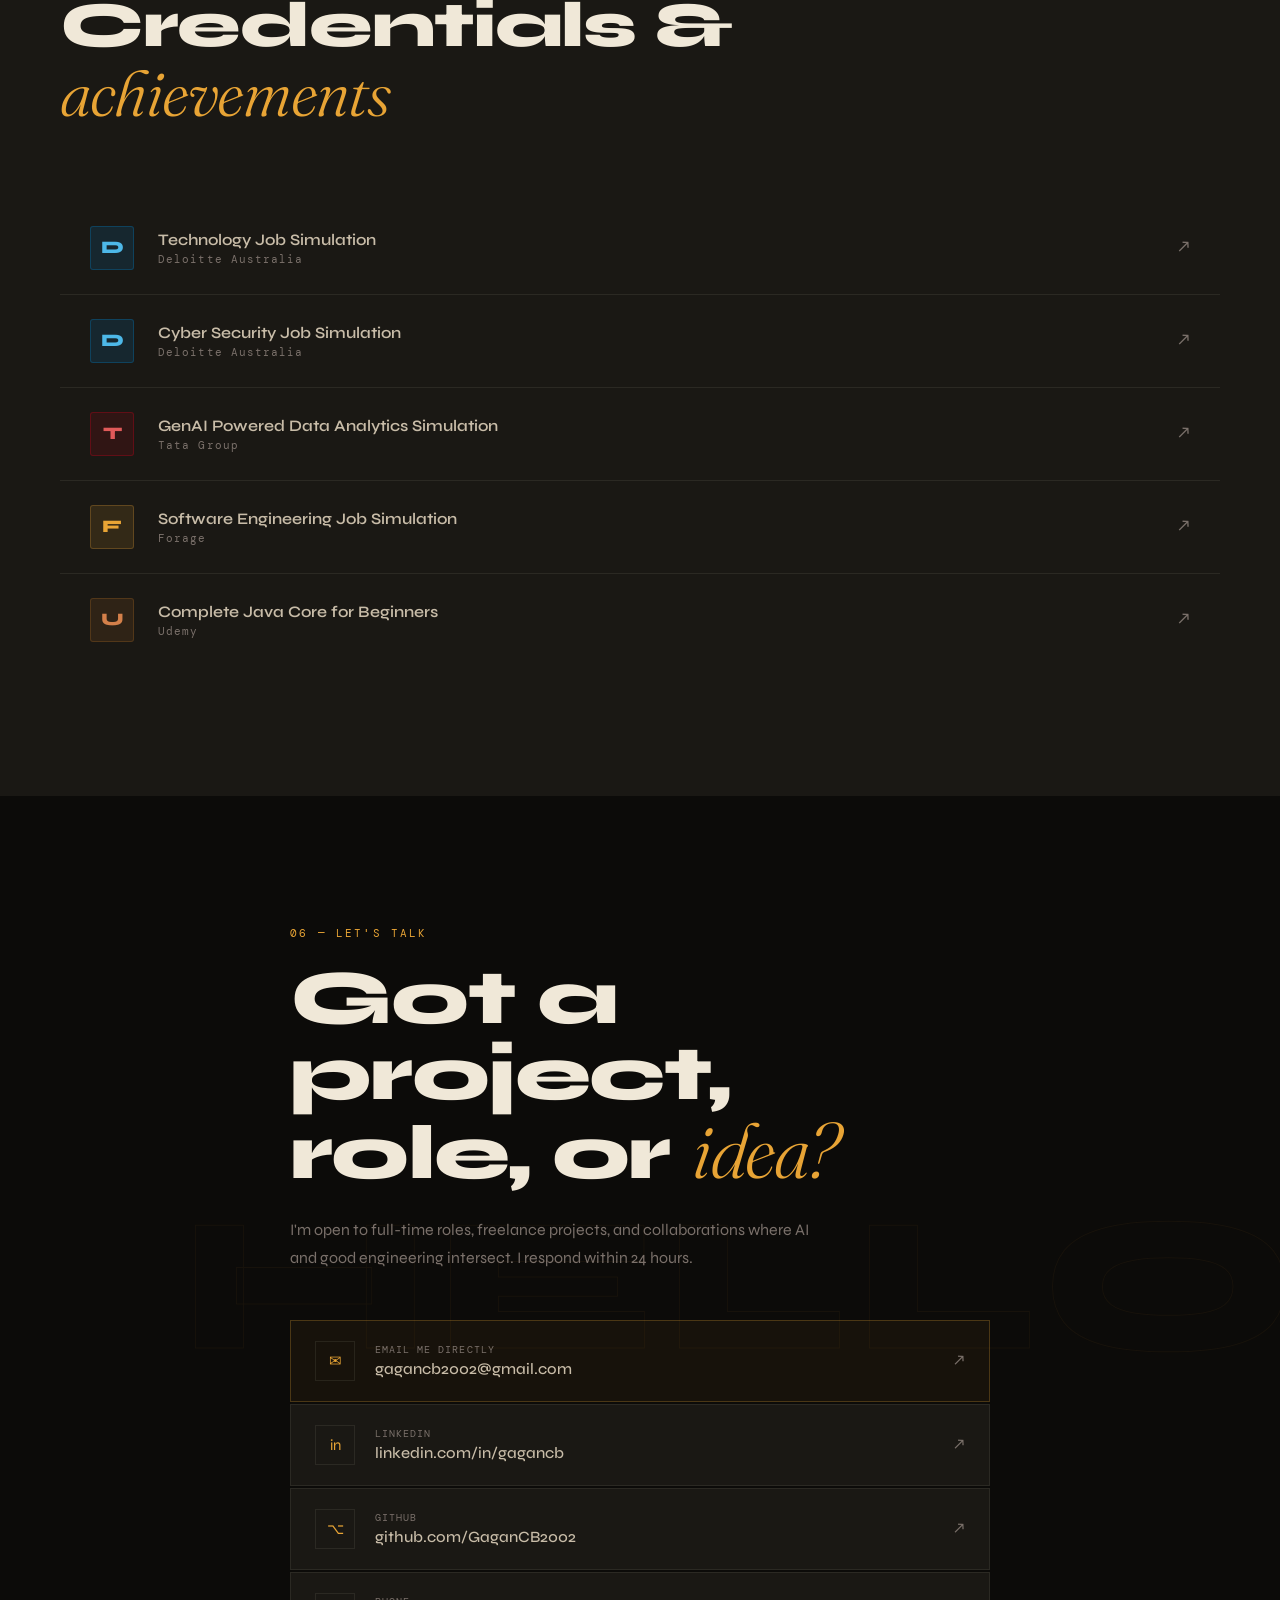
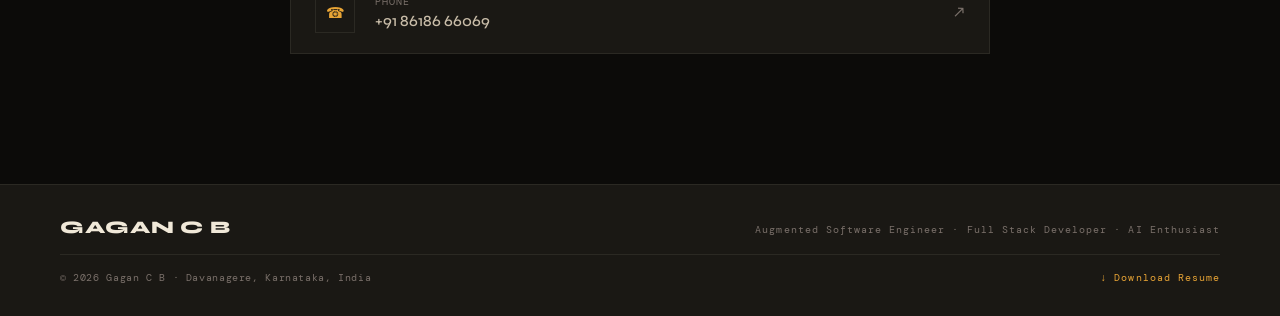
<file: Gagan_C_B.html>
<!DOCTYPE html>
<html lang="en">
<head>
<meta charset="UTF-8"/>
<meta name="viewport" content="width=device-width, initial-scale=1.0"/>
<meta name="description" content="Gagan C B — Augmented Software Engineer. Full Stack Developer specializing in Java, Spring Boot & AI-powered systems."/>
<title>Gagan C B · Augmented Software Engineer</title>
<link rel="preconnect" href="https://fonts.googleapis.com">
<link rel="preconnect" href="https://fonts.gstatic.com" crossorigin>
<link href="https://fonts.googleapis.com/css2?family=Syne:wght@400;500;600;700;800&family=DM+Mono:ital,wght@0,300;0,400;0,500;1,300&family=Fraunces:ital,opsz,wght@0,9..144,100..900;1,9..144,100..900&display=swap" rel="stylesheet">
<link rel="stylesheet" href="style.css"/>
</head>
<body>

<!-- CURSOR -->
<div id="cursor"><div id="cursor-dot"></div><div id="cursor-ring"></div></div>

<!-- LOADER -->
<div id="loader">
  <div class="loader-inner">
    <div class="loader-name">GAGAN C B</div>
    <div class="loader-bar-wrap"><div class="loader-bar" id="loader-bar"></div></div>
    <div class="loader-pct" id="loader-pct">0%</div>
  </div>
</div>

<!-- NOISE -->
<div id="noise"></div>

<!-- NAV -->
<nav id="nav">
  <a href="#hero" class="nav-brand">GCB<span>.</span></a>
  <ul class="nav-links" id="nav-links">
    <li><a href="#about">About</a></li>
    <li><a href="#experience">Work</a></li>
    <li><a href="#projects">Projects</a></li>
    <li><a href="#skills">Skills</a></li>
    <li><a href="#contact">Contact</a></li>
  </ul>
  <a href="Gagan_CB_Resume.pdf" download class="nav-resume">↓ Resume</a>
  <button class="hamburger" id="hamburger"><span></span><span></span></button>
</nav>

<!-- HERO -->
<section id="hero">
  <canvas id="hero-canvas"></canvas>
  <div class="hero-bg-word">ENGINEER</div>

  <div class="hero-content">
    <div class="hero-eyebrow">
      <span class="hero-dot"></span>
      <span>Available · Bengaluru, India</span>
    </div>
    <h1 class="hero-h1">
      <span class="h1-line">GAGAN</span>
      <em class="h1-line italic">C B</em>
    </h1>
    <div class="hero-tagline"><span id="typed-role"></span><span class="caret">|</span></div>
    <p class="hero-intro">
      Augmented Software Engineer at <em>Archelos Intelsense Technologies</em> —<br/>
      crafting intelligent systems at the intersection of Java, AI &amp; human experience.
    </p>
    <div class="hero-ctas">
      <a href="#projects" class="cta-main"><span>Explore Work</span> <svg width="16" height="16" viewBox="0 0 16 16"><path d="M3 8h10M9 4l4 4-4 4" stroke="currentColor" stroke-width="1.5" fill="none" stroke-linecap="round" stroke-linejoin="round"/></svg></a>
      <a href="#contact" class="cta-ghost">Get in touch</a>
    </div>
  </div>

  <div class="hero-scroll-hint"><div class="scroll-wheel"></div><span>scroll</span></div>

  <div class="hero-stats-strip">
    <div class="stat"><strong data-count="2">0</strong><span>Years Building</span></div>
    <div class="stat-div"></div>
    <div class="stat"><strong data-count="200" data-suffix="+">0</strong><span>Users Served</span></div>
    <div class="stat-div"></div>
    <div class="stat"><strong data-count="85" data-suffix="%">0</strong><span>AI Accuracy</span></div>
    <div class="stat-div"></div>
    <div class="stat"><strong data-count="500" data-suffix="+">0</strong><span>Profiles Parsed</span></div>
  </div>
</section>

<!-- ABOUT -->
<section id="about">
  <div class="about-layout">
    <div class="about-left" data-reveal>
      <div class="section-label">01 — ABOUT</div>
      <h2 class="section-h2">The person<br/><em>behind the code</em></h2>
      <div class="about-avatar">
        <div class="avatar-glow"></div>
        <div class="avatar-frame">
          <span class="avatar-letters">GCB</span>
          <div class="avatar-ring-1"></div>
          <div class="avatar-ring-2"></div>
        </div>
        <div class="avatar-status"><span class="status-dot"></span>Open to opportunities</div>
      </div>
    </div>

    <div class="about-right">
      <div class="about-card" data-reveal data-delay="100">
        <p class="about-lead">
          I'm a <mark>Full Stack Developer</mark> and <mark>AI enthusiast</mark> from Davanagere, Karnataka —
          currently working as an Augmented Software Engineer at Archelos Intelsense Technologies,
          building and deploying AI-powered software as part of the AIT Synergy India team.
        </p>
        <p class="about-body">
          My engineering philosophy is simple: write software that <em>thinks</em>. I've built placement systems
          that match candidates with 85% accuracy, e-commerce platforms that recommend products via NLP,
          and employee systems that 200+ people rely on every day. I graduated in Computer Science from
          Akshaya Institute of Technology (2021–2025) and spent my final semester at Palle Technologies,
          where I learned what it means to ship real software for real stakeholders.
        </p>
        <p class="about-body">
          Outside the IDE, I'm deep in AI research, experimenting with prompt engineering, and
          thinking about how machine intelligence can make everyday software feel genuinely alive.
        </p>
      </div>

      <div class="about-facts" data-reveal data-delay="200">
        <div class="fact"><span class="fact-icon">📍</span><div><strong>Location</strong><span>Davanagere, Karnataka, India</span></div></div>
        <div class="fact"><span class="fact-icon">🎓</span><div><strong>Degree</strong><span>B.E. Computer Science · AIT Tumakuru · 2021–2025</span></div></div>
        <div class="fact"><span class="fact-icon">💼</span><div><strong>Current Role</strong><span>Augmented Software Engineer @ Archelos Intelsense</span></div></div>
        <div class="fact"><span class="fact-icon">⚡</span><div><strong>Speciality</strong><span>Java · Spring Boot · AI Integration · NLP</span></div></div>
        <div class="fact"><span class="fact-icon">🌐</span><div><strong>Portfolio</strong><span><a href="https://gagancb2002.github.io/GaganCBDigitalPortfolio" target="_blank">gagancb2002.github.io</a></span></div></div>
      </div>
    </div>
  </div>
</section>

<!-- EXPERIENCE -->
<section id="experience">
  <div class="container">
    <div class="section-label" data-reveal>02 — WORK EXPERIENCE</div>
    <h2 class="section-h2" data-reveal>Where I've<br/><em>made an impact</em></h2>

    <div class="exp-timeline">

      <div class="exp-item" data-reveal>
        <div class="exp-connector">
          <div class="exp-node current-node"><div class="node-ping"></div></div>
          <div class="exp-line"></div>
        </div>
        <div class="exp-card">
          <div class="exp-header">
            <div class="exp-badge">● NOW</div>
            <div class="exp-period">Mar 2026 — Present</div>
          </div>
          <h3 class="exp-role">Augmented Software Engineer</h3>
          <div class="exp-company"><span class="company-name">Archelos Intelsense Technologies Pvt Ltd</span><span class="company-loc"> · AIT Synergy India · Bengaluru</span></div>
          <ul class="exp-points">
            <li>Developing, testing, and deploying diverse software applications contributing to <strong>AI and software development</strong> initiatives at the AIT Synergy India team.</li>
            <li>Collaborating with cross-functional teams to build innovative software solutions while adhering to high-quality standards and industry best practices.</li>
            <li>Staying updated with industry trends and implementing best practices to drive growth in <strong>AI-powered software development</strong> projects.</li>
          </ul>
          <div class="exp-tags"><span>AI Development</span><span>Software Engineering</span><span>Cross-functional Teams</span><span>Best Practices</span></div>
        </div>
      </div>

      <div class="exp-item" data-reveal data-delay="150">
        <div class="exp-connector">
          <div class="exp-node"></div>
          <div class="exp-line"></div>
        </div>
        <div class="exp-card">
          <div class="exp-header">
            <div class="exp-period">Feb 2025 — May 2025</div>
          </div>
          <h3 class="exp-role">Full Stack Developer Intern</h3>
          <div class="exp-company"><span class="company-name">Palle Technologies</span><span class="company-loc"> · Bengaluru, Karnataka</span></div>
          <div class="exp-highlights">
            <div class="hl-chip"><strong>30%</strong> Efficiency boost</div>
            <div class="hl-chip"><strong>25%</strong> Faster APIs</div>
            <div class="hl-chip"><strong>200+</strong> Users</div>
          </div>
          <ul class="exp-points">
            <li>Engineered an <strong>Employee Management System</strong> with RESTful APIs for onboarding, leave management, and role-based access control — serving 200+ users.</li>
            <li>Implemented <strong>JWT authentication</strong> and optimized MySQL queries, achieving 25% reduction in API response time.</li>
            <li>Actively contributed to Agile cycles: sprint planning, standups, code reviews, and retrospectives.</li>
            <li>Authored technical specs and implemented bug fixes following established SDLC best practices.</li>
          </ul>
          <div class="exp-tags"><span>Java</span><span>Spring Boot</span><span>MySQL</span><span>JWT</span><span>REST APIs</span><span>Agile</span></div>
        </div>
      </div>

    </div>
  </div>
</section>

<!-- PROJECTS -->
<section id="projects">
  <div class="container">
    <div class="section-label" data-reveal>03 — PROJECTS</div>
    <h2 class="section-h2" data-reveal>Things I've<br/><em>built &amp; shipped</em></h2>
  </div>

  <div class="projects-showcase">

    <div class="proj-block" data-reveal>
      <div class="proj-num">01</div>
      <div class="proj-visual">
        <div class="proj-mockup">
          <div class="mock-bar"><span></span><span></span><span></span></div>
          <div class="mock-body-inner">
            <div class="mock-side">
              <div class="msn a"></div><div class="msn b"></div><div class="msn c"></div><div class="msn d"></div>
            </div>
            <div class="mock-main-area">
              <div class="mock-title-bar"></div>
              <div class="mock-cards-row">
                <div class="mc"><div class="mc-val">85%</div><div class="mc-l">AI Match</div></div>
                <div class="mc"><div class="mc-val">500+</div><div class="mc-l">Profiles</div></div>
                <div class="mc"><div class="mc-val">NLP</div><div class="mc-l">Engine</div></div>
              </div>
              <div class="mock-table-rows">
                <div class="mtr header"><div></div><div></div><div></div><div></div></div>
                <div class="mtr"><div></div><div></div><div></div><div class="mbadge"></div></div>
                <div class="mtr"><div></div><div></div><div></div><div class="mbadge green"></div></div>
                <div class="mtr"><div></div><div></div><div></div><div class="mbadge"></div></div>
              </div>
            </div>
          </div>
        </div>
      </div>
      <div class="proj-info">
        <h3 class="proj-title">AI-Powered Student<br/>Placement System</h3>
        <p class="proj-desc">A comprehensive placement management platform that uses ML to match candidates with jobs. Full microservices architecture with a dedicated AI engine achieving 85% prediction accuracy.</p>
        <div class="proj-achs">
          <div class="pa"><span class="pav">85%</span><span class="pal">Placement prediction accuracy</span></div>
          <div class="pa"><span class="pav">500+</span><span class="pal">Candidates analysed via NLP parser</span></div>
        </div>
        <ul class="proj-ul">
          <li>TF-IDF + Cosine Similarity for intelligent candidate-job matching</li>
          <li>Microservices: Spring Boot (Java 17) + FastAPI AI engine + React 19 frontend</li>
          <li>NLP resume parser via spaCy, NLTK, scikit-learn — extracts skills, education & experience</li>
          <li>Real-time dashboard with Tailwind CSS and placement statistics</li>
          <li>Role-based access via Spring Security & JWT authentication</li>
        </ul>
        <div class="proj-stack">
          <span>Java 17</span><span>Spring Boot</span><span>FastAPI</span><span>PostgreSQL</span>
          <span>Python</span><span>React 19</span><span>spaCy</span><span>TF-IDF</span><span>Tailwind</span><span>JWT</span>
        </div>
      </div>
    </div>

    <div class="proj-block reverse" data-reveal>
      <div class="proj-num">02</div>
      <div class="proj-visual">
        <div class="proj-mockup mockup-dark">
          <div class="mock-bar"><span></span><span></span><span></span></div>
          <div class="ecomm-wrap">
            <div class="ecomm-search-bar"><div class="esb-icon">⌕</div><div class="esb-text"></div></div>
            <div class="ecomm-grid">
              <div class="ec-card"><div class="ec-img c1"></div><div class="ec-price">₹1,299</div><div class="ec-ai">AI Pick ✦</div></div>
              <div class="ec-card ft"><div class="ec-img c2"></div><div class="ec-price">₹2,499</div><div class="ec-ai">Trending</div></div>
              <div class="ec-card"><div class="ec-img c3"></div><div class="ec-price">₹899</div><div class="ec-ai">AI Pick ✦</div></div>
              <div class="ec-card"><div class="ec-img c4"></div><div class="ec-price">₹3,199</div><div class="ec-ai">New</div></div>
            </div>
          </div>
        </div>
      </div>
      <div class="proj-info">
        <h3 class="proj-title">NexaCart — AI-Powered<br/>E-Commerce Platform</h3>
        <p class="proj-desc">An AI-driven e-commerce platform with NLP-powered recommendations that learns what users want. Cuts search time by 35% and surfaces exactly what customers need.</p>
        <div class="proj-achs">
          <div class="pa"><span class="pav">35%</span><span class="pal">Reduction in customer search time</span></div>
          <div class="pa"><span class="pav">NLP</span><span class="pal">Personalized recommendation engine</span></div>
        </div>
        <ul class="proj-ul">
          <li>NLP-powered product recommendation engine tailored to user behaviour</li>
          <li>Scalable REST APIs for auth, cart operations, order processing & AI recommendations</li>
          <li>Responsive UI with dark mode, smooth animations, and advanced filtering</li>
          <li>Efficient data structures & design patterns for optimized performance</li>
        </ul>
        <div class="proj-stack">
          <span>Java</span><span>Spring Boot</span><span>MySQL</span><span>Python</span>
          <span>NLP</span><span>REST APIs</span><span>HTML5</span><span>CSS3</span>
        </div>
      </div>
    </div>

  </div>
</section>

<!-- SKILLS -->
<section id="skills">
  <div class="container">
    <div class="section-label" data-reveal>04 — SKILLS & TOOLS</div>
    <h2 class="section-h2" data-reveal>My technical<br/><em>arsenal</em></h2>
  </div>

  <div class="skills-grid-wrap container">
    <div class="skills-col" data-reveal>
      <div class="skills-col-label">Languages</div>
      <div class="skill-bars">
        <div class="skill-bar-item"><div class="sb-label"><span>Java</span><span>Expert</span></div><div class="sb-track"><div class="sb-fill" data-pct="90"></div></div></div>
        <div class="skill-bar-item"><div class="sb-label"><span>SQL</span><span>Advanced</span></div><div class="sb-track"><div class="sb-fill" data-pct="80"></div></div></div>
        <div class="skill-bar-item"><div class="sb-label"><span>Python</span><span>Intermediate</span></div><div class="sb-track"><div class="sb-fill" data-pct="60"></div></div></div>
        <div class="skill-bar-item"><div class="sb-label"><span>HTML5 / CSS3</span><span>Advanced</span></div><div class="sb-track"><div class="sb-fill" data-pct="78"></div></div></div>
      </div>
    </div>

    <div class="skills-col" data-reveal data-delay="100">
      <div class="skills-col-label">Frameworks & DB</div>
      <div class="skill-chips-wrap">
        <div class="skill-chip-lg primary">Spring Boot</div>
        <div class="skill-chip-lg">Spring Security</div>
        <div class="skill-chip-lg">FastAPI</div>
        <div class="skill-chip-lg">React</div>
        <div class="skill-chip-lg">Tailwind CSS</div>
        <div class="skill-chip-lg primary">MySQL</div>
        <div class="skill-chip-lg primary">PostgreSQL</div>
        <div class="skill-chip-lg">JDBC</div>
      </div>
    </div>

    <div class="skills-col" data-reveal data-delay="200">
      <div class="skills-col-label">AI & Intelligence</div>
      <div class="skill-chips-wrap">
        <div class="skill-chip-lg ai">NLP</div>
        <div class="skill-chip-lg ai">TF-IDF</div>
        <div class="skill-chip-lg ai">Cosine Similarity</div>
        <div class="skill-chip-lg ai">spaCy</div>
        <div class="skill-chip-lg ai">NLTK</div>
        <div class="skill-chip-lg ai">scikit-learn</div>
        <div class="skill-chip-lg ai">Generative AI</div>
        <div class="skill-chip-lg ai">Prompt Engineering</div>
      </div>
    </div>

    <div class="skills-col" data-reveal data-delay="300">
      <div class="skills-col-label">Tools & Process</div>
      <div class="skill-chips-wrap">
        <div class="skill-chip-lg">Git / GitHub</div>
        <div class="skill-chip-lg">Maven</div>
        <div class="skill-chip-lg">Postman</div>
        <div class="skill-chip-lg">IntelliJ IDEA</div>
        <div class="skill-chip-lg">VS Code</div>
        <div class="skill-chip-lg">Agile / Scrum</div>
        <div class="skill-chip-lg">SDLC</div>
        <div class="skill-chip-lg">OOP</div>
      </div>
    </div>
  </div>
</section>

<!-- CERTIFICATIONS -->
<section id="certifications">
  <div class="container">
    <div class="section-label" data-reveal>05 — CERTIFICATIONS</div>
    <h2 class="section-h2" data-reveal>Credentials &<br/><em>achievements</em></h2>
    <div class="certs-row">
      <div class="cert-item" data-reveal><div class="cert-logo cl-d">D</div><div class="cert-info"><div class="cert-name">Technology Job Simulation</div><div class="cert-org">Deloitte Australia</div></div><span class="cert-arr">↗</span></div>
      <div class="cert-item" data-reveal data-delay="80"><div class="cert-logo cl-d">D</div><div class="cert-info"><div class="cert-name">Cyber Security Job Simulation</div><div class="cert-org">Deloitte Australia</div></div><span class="cert-arr">↗</span></div>
      <div class="cert-item" data-reveal data-delay="160"><div class="cert-logo cl-t">T</div><div class="cert-info"><div class="cert-name">GenAI Powered Data Analytics Simulation</div><div class="cert-org">Tata Group</div></div><span class="cert-arr">↗</span></div>
      <div class="cert-item" data-reveal data-delay="240"><div class="cert-logo cl-f">F</div><div class="cert-info"><div class="cert-name">Software Engineering Job Simulation</div><div class="cert-org">Forage</div></div><span class="cert-arr">↗</span></div>
      <div class="cert-item" data-reveal data-delay="320"><div class="cert-logo cl-u">U</div><div class="cert-info"><div class="cert-name">Complete Java Core for Beginners</div><div class="cert-org">Udemy</div></div><span class="cert-arr">↗</span></div>
    </div>
  </div>
</section>

<!-- CONTACT -->
<section id="contact">
  <div class="contact-inner">
    <div class="contact-bg-word">HELLO</div>
    <div class="contact-content" data-reveal>
      <div class="section-label">06 — LET'S TALK</div>
      <h2 class="contact-h2">Got a project,<br/>role, or <em>idea?</em></h2>
      <p class="contact-sub">I'm open to full-time roles, freelance projects, and collaborations where AI and good engineering intersect. I respond within 24 hours.</p>
      <div class="contact-links">
        <a href="mailto:gagancb2002@gmail.com" class="contact-link primary">
          <span class="cl-icon">✉</span>
          <div><div class="cl-label">Email me directly</div><div class="cl-val">gagancb2002@gmail.com</div></div>
          <span class="cl-arr">↗</span>
        </a>
        <a href="https://linkedin.com/in/gagancb" target="_blank" class="contact-link">
          <span class="cl-icon">in</span>
          <div><div class="cl-label">LinkedIn</div><div class="cl-val">linkedin.com/in/gagancb</div></div>
          <span class="cl-arr">↗</span>
        </a>
        <a href="https://github.com/GaganCB2002" target="_blank" class="contact-link">
          <span class="cl-icon">⌥</span>
          <div><div class="cl-label">GitHub</div><div class="cl-val">github.com/GaganCB2002</div></div>
          <span class="cl-arr">↗</span>
        </a>
        <a href="tel:+918618666069" class="contact-link">
          <span class="cl-icon">☎</span>
          <div><div class="cl-label">Phone</div><div class="cl-val">+91 86186 66069</div></div>
          <span class="cl-arr">↗</span>
        </a>
      </div>
    </div>
  </div>
</section>

<!-- FOOTER -->
<footer>
  <div class="footer-top">
    <span class="footer-brand">GAGAN C B</span>
    <span class="footer-role">Augmented Software Engineer · Full Stack Developer · AI Enthusiast</span>
  </div>
  <div class="footer-bottom">
    <span>© 2026 Gagan C B · Davanagere, Karnataka, India</span>
    <a href="Gagan_CB_Resume.pdf" download class="footer-dl">↓ Download Resume</a>
  </div>
</footer>

<script src="script.js"></script>
</body>
</html>
</file>
<file: style.css>
/* ================================================================
   GAGAN C B — IMMERSIVE PORTFOLIO
   Aesthetic: Dark luxury editorial with warm amber & cream accents
   Fonts: Syne (display) + Fraunces (italic) + DM Mono (code)
   ================================================================ */

@import url('https://fonts.googleapis.com/css2?family=Syne:wght@400;500;600;700;800&family=DM+Mono:ital,wght@0,300;0,400;0,500;1,300&family=Fraunces:ital,opsz,wght@0,9..144,100..900;1,9..144,100..900&display=swap');

/* ── TOKENS ─────────────────────────────────────────────────── */
:root {
  --ink:      #0c0b09;
  --ink-2:    #1a1814;
  --ink-3:    #242018;
  --surface:  #131210;
  --amber:    #e8a435;
  --amber-2:  #f5c060;
  --cream:    #f0e8d8;
  --cream-2:  #c8bca8;
  --cream-3:  #7a706a;
  --jade:     #3ecf8e;
  --rose:     #e05a5a;
  --border:   rgba(240,232,216,0.08);
  --border-2: rgba(232,164,53,0.25);
  --glow-a:   rgba(232,164,53,0.15);
  --ff-display: 'Syne', sans-serif;
  --ff-serif:   'Fraunces', serif;
  --ff-mono:    'DM Mono', monospace;
  --ease:     cubic-bezier(0.16,1,0.3,1);
  --ease-in:  cubic-bezier(0.7,0,1,1);
}

/* ── RESET ───────────────────────────────────────────────────── */
*,*::before,*::after{box-sizing:border-box;margin:0;padding:0}
html{scroll-behavior:smooth;overflow-x:hidden;font-size:16px}
body{
  font-family:var(--ff-display);
  background:var(--ink);
  color:var(--cream);
  overflow-x:hidden;
  cursor:none;
  -webkit-font-smoothing:antialiased;
}
a{color:inherit;text-decoration:none}
em{font-family:var(--ff-serif);font-style:italic;font-weight:300}
strong{font-weight:700;color:var(--cream)}
mark{background:none;color:var(--amber);font-weight:600}

/* ── NOISE OVERLAY ───────────────────────────────────────────── */
#noise{
  position:fixed;inset:0;z-index:9000;pointer-events:none;
  background-image:url("data:image/svg+xml,%3Csvg xmlns='http://www.w3.org/2000/svg' width='300' height='300'%3E%3Cfilter id='n'%3E%3CfeTurbulence type='fractalNoise' baseFrequency='0.75' numOctaves='4' stitchTiles='stitch'/%3E%3C/filter%3E%3Crect width='300' height='300' filter='url(%23n)' opacity='0.04'/%3E%3C/svg%3E");
  opacity:.5;mix-blend-mode:overlay;
}

/* ── CURSOR ──────────────────────────────────────────────────── */
#cursor{position:fixed;top:0;left:0;z-index:9999;pointer-events:none}
#cursor-dot{
  position:fixed;width:8px;height:8px;border-radius:50%;
  background:var(--amber);transform:translate(-50%,-50%);
  transition:transform .1s,width .3s var(--ease),height .3s var(--ease);
  box-shadow:0 0 14px var(--amber);
}
#cursor-ring{
  position:fixed;width:38px;height:38px;border-radius:50%;
  border:1px solid rgba(232,164,53,.45);transform:translate(-50%,-50%);
  transition:transform .18s var(--ease),width .35s var(--ease),height .35s var(--ease),border-color .3s;
}
body.cursor-hover #cursor-dot{width:18px;height:18px;background:var(--amber-2)}
body.cursor-hover #cursor-ring{width:56px;height:56px;border-color:var(--amber)}

/* ── LOADER ──────────────────────────────────────────────────── */
#loader{
  position:fixed;inset:0;z-index:8000;background:var(--ink);
  display:flex;align-items:center;justify-content:center;
  transition:opacity .6s var(--ease),visibility .6s;
}
#loader.done{opacity:0;visibility:hidden}
.loader-inner{text-align:center;width:280px}
.loader-name{
  font-family:var(--ff-display);font-size:1.4rem;font-weight:800;
  letter-spacing:.4em;color:var(--cream-2);margin-bottom:32px;
}
.loader-bar-wrap{height:1px;background:var(--border);overflow:hidden;margin-bottom:16px}
.loader-bar{height:100%;width:0;background:linear-gradient(90deg,var(--amber),var(--amber-2));transition:width .05s linear}
.loader-pct{font-family:var(--ff-mono);font-size:.7rem;color:var(--cream-3);letter-spacing:.12em}

/* ── PROGRESS BAR ────────────────────────────────────────────── */
#progress-bar{
  position:fixed;top:0;left:0;height:2px;z-index:7000;
  background:linear-gradient(90deg,var(--amber),var(--amber-2));
  box-shadow:0 0 8px var(--amber);width:0;transition:width .1s linear;
}

/* ── NAV ─────────────────────────────────────────────────────── */
#nav{
  position:fixed;top:0;left:0;right:0;z-index:1000;
  display:flex;align-items:center;justify-content:space-between;
  padding:26px 60px;
  transition:padding .4s var(--ease),background .4s,backdrop-filter .4s,border-color .4s;
  border-bottom:1px solid transparent;
}
#nav.scrolled{
  padding:16px 60px;
  background:rgba(12,11,9,.85);backdrop-filter:blur(24px);
  border-color:var(--border);
}
.nav-brand{
  font-family:var(--ff-display);font-size:1.1rem;font-weight:800;
  letter-spacing:.05em;color:var(--cream);
}
.nav-brand span{color:var(--amber)}
.nav-links{display:flex;gap:36px;list-style:none}
.nav-links a{
  font-family:var(--ff-mono);font-size:.7rem;letter-spacing:.12em;
  color:var(--cream-3);text-transform:uppercase;position:relative;
  transition:color .25s;
}
.nav-links a::after{
  content:'';position:absolute;bottom:-3px;left:0;width:0;height:1px;
  background:var(--amber);transition:width .3s var(--ease);
}
.nav-links a:hover{color:var(--cream)}
.nav-links a:hover::after{width:100%}
.nav-resume{
  font-family:var(--ff-mono);font-size:.68rem;letter-spacing:.1em;
  color:var(--amber);border:1px solid var(--border-2);
  padding:9px 20px;text-transform:uppercase;
  transition:background .25s,color .25s,box-shadow .25s;
}
.nav-resume:hover{background:var(--amber);color:var(--ink);box-shadow:0 0 24px var(--glow-a)}
.hamburger{display:none;flex-direction:column;gap:6px;background:none;border:none;cursor:pointer;padding:4px}
.hamburger span{display:block;width:22px;height:1.5px;background:var(--cream-2);transition:.3s var(--ease)}

/* ── HERO ─────────────────────────────────────────────────────── */
#hero{
  position:relative;min-height:100vh;display:flex;flex-direction:column;
  align-items:center;justify-content:center;overflow:hidden;
  padding:100px 60px 0;
}
#hero-canvas{position:absolute;inset:0;z-index:0;opacity:.55}

.hero-bg-word{
  position:absolute;bottom:-2%;left:50%;transform:translateX(-50%);
  font-family:var(--ff-display);font-size:clamp(6rem,18vw,18rem);
  font-weight:800;letter-spacing:.05em;
  color:transparent;-webkit-text-stroke:1px rgba(240,232,216,.04);
  pointer-events:none;white-space:nowrap;z-index:1;
  animation:bgWordFloat 8s ease-in-out infinite alternate;
}
@keyframes bgWordFloat{from{transform:translateX(-50%) translateY(0)}to{transform:translateX(-50%) translateY(-20px)}}

.hero-content{
  position:relative;z-index:2;text-align:center;
  max-width:900px;
}
.hero-eyebrow{
  display:inline-flex;align-items:center;gap:10px;
  font-family:var(--ff-mono);font-size:.72rem;letter-spacing:.18em;
  color:var(--cream-3);margin-bottom:36px;text-transform:uppercase;
  opacity:0;animation:fadeUp .8s .4s var(--ease) forwards;
}
.hero-dot{
  width:7px;height:7px;border-radius:50%;background:var(--jade);
  box-shadow:0 0 10px var(--jade);
  animation:dotPulse 2s infinite;
}
@keyframes dotPulse{0%,100%{opacity:1;transform:scale(1)}50%{opacity:.4;transform:scale(.7)}}

.hero-h1{
  font-family:var(--ff-display);font-size:clamp(4.5rem,12vw,11rem);
  font-weight:800;line-height:.9;letter-spacing:-.02em;
  display:flex;flex-direction:column;align-items:center;
  margin-bottom:32px;
  opacity:0;animation:fadeUp .9s .6s var(--ease) forwards;
}
.h1-line{
  display:block;
  background:linear-gradient(135deg,var(--cream) 40%,var(--cream-2));
  -webkit-background-clip:text;background-clip:text;-webkit-text-fill-color:transparent;
}
.h1-line.italic{
  font-family:var(--ff-serif);font-style:italic;font-weight:300;font-size:.55em;
  letter-spacing:.04em;color:var(--amber);
  -webkit-text-fill-color:var(--amber);background:none;
  filter:drop-shadow(0 0 30px rgba(232,164,53,.4));
}

.hero-tagline{
  font-family:var(--ff-mono);font-size:clamp(.9rem,2vw,1.15rem);
  color:var(--amber);letter-spacing:.06em;margin-bottom:28px;min-height:1.6em;
  opacity:0;animation:fadeUp .8s .8s var(--ease) forwards;
}
.caret{animation:blink 1s step-end infinite;color:var(--amber-2)}
@keyframes blink{0%,100%{opacity:1}50%{opacity:0}}

.hero-intro{
  font-size:clamp(1rem,2vw,1.15rem);color:var(--cream-2);
  line-height:1.75;max-width:600px;margin:0 auto 48px;
  opacity:0;animation:fadeUp .8s 1s var(--ease) forwards;
}
.hero-intro em{color:var(--amber-2)}

.hero-ctas{
  display:flex;gap:18px;justify-content:center;flex-wrap:wrap;
  opacity:0;animation:fadeUp .8s 1.2s var(--ease) forwards;
}
.cta-main{
  display:inline-flex;align-items:center;gap:10px;
  font-family:var(--ff-display);font-size:.85rem;font-weight:700;letter-spacing:.04em;
  color:var(--ink);background:var(--amber);
  padding:14px 32px;
  transition:transform .3s var(--ease),box-shadow .3s,background .25s;
  clip-path:polygon(10px 0%,100% 0%,calc(100% - 10px) 100%,0% 100%);
}
.cta-main:hover{transform:translateY(-3px);background:var(--amber-2);box-shadow:0 20px 50px rgba(232,164,53,.3)}
.cta-ghost{
  display:inline-flex;align-items:center;gap:10px;
  font-family:var(--ff-display);font-size:.85rem;font-weight:600;letter-spacing:.04em;
  color:var(--cream-2);border:1px solid var(--border);
  padding:14px 32px;
  transition:border-color .25s,color .25s,transform .3s var(--ease);
  clip-path:polygon(10px 0%,100% 0%,calc(100% - 10px) 100%,0% 100%);
}
.cta-ghost:hover{border-color:var(--border-2);color:var(--cream);transform:translateY(-3px)}

.hero-scroll-hint{
  position:relative;z-index:2;margin-top:60px;
  display:flex;flex-direction:column;align-items:center;gap:10px;
  opacity:0;animation:fadeIn 1s 2s forwards;
}
.scroll-wheel{
  width:24px;height:38px;border:1.5px solid var(--cream-3);border-radius:12px;
  position:relative;
}
.scroll-wheel::after{
  content:'';position:absolute;top:6px;left:50%;transform:translateX(-50%);
  width:3px;height:7px;background:var(--amber);border-radius:2px;
  animation:scrollDown 2s ease-in-out infinite;
}
@keyframes scrollDown{0%{top:6px;opacity:1}100%{top:22px;opacity:0}}
.hero-scroll-hint span{font-family:var(--ff-mono);font-size:.6rem;letter-spacing:.2em;color:var(--cream-3);text-transform:uppercase}

.hero-stats-strip{
  position:relative;z-index:2;
  display:flex;align-items:center;justify-content:center;
  gap:0;width:100%;max-width:700px;margin:60px auto 0;
  padding:28px 0;border-top:1px solid var(--border);border-bottom:1px solid var(--border);
  opacity:0;animation:fadeUp .8s 1.5s var(--ease) forwards;
}
.stat{text-align:center;flex:1}
.stat strong{
  display:block;font-family:var(--ff-display);font-size:2rem;font-weight:800;
  color:var(--amber);line-height:1;
}
.stat span{font-family:var(--ff-mono);font-size:.62rem;letter-spacing:.1em;color:var(--cream-3);text-transform:uppercase;margin-top:6px;display:block}
.stat-div{width:1px;height:40px;background:var(--border)}

/* ── SECTION BASICS ──────────────────────────────────────────── */
section{position:relative;z-index:1;padding:130px 60px}
.container{max-width:1160px;margin:0 auto}
.section-label{
  font-family:var(--ff-mono);font-size:.68rem;letter-spacing:.2em;
  color:var(--amber);text-transform:uppercase;margin-bottom:20px;
}
.section-h2{
  font-family:var(--ff-display);font-size:clamp(2.2rem,5vw,4rem);
  font-weight:800;line-height:1.05;letter-spacing:-.02em;
  color:var(--cream);margin-bottom:72px;
}
.section-h2 em{color:var(--amber);-webkit-text-fill-color:var(--amber)}

/* ── ABOUT ────────────────────────────────────────────────────── */
#about{background:linear-gradient(180deg,var(--ink) 0%,var(--ink-2) 100%)}
.about-layout{
  max-width:1160px;margin:0 auto;
  display:grid;grid-template-columns:360px 1fr;gap:80px;align-items:start;
}
.about-left .section-h2{margin-bottom:50px}

.about-avatar{position:relative;display:inline-flex;flex-direction:column;align-items:center;gap:20px}
.avatar-glow{
  position:absolute;top:50%;left:50%;transform:translate(-50%,-50%);
  width:240px;height:240px;border-radius:50%;
  background:radial-gradient(circle,rgba(232,164,53,.12),transparent 70%);
  animation:avatarPulse 4s ease-in-out infinite;pointer-events:none;
}
@keyframes avatarPulse{0%,100%{transform:translate(-50%,-50%) scale(1)}50%{transform:translate(-50%,-50%) scale(1.1)}}

.avatar-frame{
  width:180px;height:180px;
  background:linear-gradient(135deg,var(--ink-3),var(--ink-2));
  border:1px solid var(--border-2);
  display:flex;align-items:center;justify-content:center;
  position:relative;border-radius:4px;
}
.avatar-letters{
  font-family:var(--ff-display);font-size:3.2rem;font-weight:800;
  background:linear-gradient(135deg,var(--amber),var(--amber-2));
  -webkit-background-clip:text;background-clip:text;-webkit-text-fill-color:transparent;
  filter:drop-shadow(0 0 20px rgba(232,164,53,.5));
}
.avatar-ring-1{
  position:absolute;inset:-12px;border:1px solid rgba(232,164,53,.2);border-radius:6px;
  animation:spin 12s linear infinite;
}
.avatar-ring-2{
  position:absolute;inset:-22px;border:1px dashed rgba(232,164,53,.1);border-radius:8px;
  animation:spin 20s linear infinite reverse;
}
@keyframes spin{from{transform:rotate(0)}to{transform:rotate(360deg)}}
.avatar-status{
  display:flex;align-items:center;gap:8px;
  font-family:var(--ff-mono);font-size:.68rem;letter-spacing:.1em;
  color:var(--cream-3);text-transform:uppercase;
}
.status-dot{width:7px;height:7px;border-radius:50%;background:var(--jade);box-shadow:0 0 8px var(--jade);animation:dotPulse 2s infinite}

.about-card{
  background:var(--ink-2);border:1px solid var(--border);
  padding:40px;margin-bottom:24px;position:relative;overflow:hidden;
}
.about-card::before{
  content:'';position:absolute;top:0;left:0;right:0;height:2px;
  background:linear-gradient(90deg,var(--amber),transparent);
}
.about-lead{font-size:1.15rem;line-height:1.75;color:var(--cream-2);margin-bottom:20px;font-weight:500}
.about-body{font-size:1rem;line-height:1.8;color:var(--cream-3);margin-bottom:14px}
.about-body:last-child{margin-bottom:0}
.about-body em{color:var(--amber-2)}

.about-facts{display:grid;gap:0}
.fact{
  display:flex;align-items:center;gap:16px;
  padding:16px 20px;border-bottom:1px solid var(--border);
  transition:background .2s;
}
.fact:hover{background:var(--ink-2)}
.fact:first-child{border-top:1px solid var(--border)}
.fact-icon{font-size:1.1rem;flex-shrink:0;width:24px;text-align:center}
.fact div{display:flex;flex-direction:column;gap:3px}
.fact strong{font-size:.72rem;letter-spacing:.1em;text-transform:uppercase;color:var(--cream-3);font-weight:600}
.fact span{font-size:.95rem;color:var(--cream-2)}
.fact a{color:var(--amber);transition:color .2s}
.fact a:hover{color:var(--amber-2)}

/* ── EXPERIENCE ───────────────────────────────────────────────── */
#experience{background:var(--ink)}
.exp-timeline{position:relative;padding-left:0}
.exp-item{display:grid;grid-template-columns:80px 1fr;gap:0;margin-bottom:10px}
.exp-connector{display:flex;flex-direction:column;align-items:center;padding-top:4px}
.exp-node{
  width:14px;height:14px;border-radius:50%;border:2px solid var(--border-2);
  background:var(--ink);flex-shrink:0;position:relative;z-index:1;
}
.current-node{border-color:var(--amber);background:var(--amber);box-shadow:0 0 16px var(--amber)}
.node-ping{
  position:absolute;inset:-5px;border-radius:50%;
  border:1px solid var(--amber);opacity:.5;
  animation:ping 2s ease-out infinite;
}
@keyframes ping{0%{transform:scale(.8);opacity:.7}100%{transform:scale(2);opacity:0}}
.exp-line{width:1px;flex:1;background:linear-gradient(to bottom,var(--border-2),var(--border));margin-top:8px}

.exp-card{
  background:var(--ink-2);border:1px solid var(--border);
  padding:36px 40px;margin-left:20px;margin-bottom:24px;
  position:relative;overflow:hidden;
  transition:border-color .3s,box-shadow .3s;
}
.exp-card:hover{border-color:var(--border-2);box-shadow:0 20px 60px rgba(0,0,0,.3)}
.exp-header{display:flex;align-items:center;gap:14px;margin-bottom:12px}
.exp-badge{
  font-family:var(--ff-mono);font-size:.62rem;letter-spacing:.12em;
  color:var(--jade);background:rgba(62,207,142,.1);border:1px solid rgba(62,207,142,.3);
  padding:3px 10px;
}
.exp-period{font-family:var(--ff-mono);font-size:.7rem;color:var(--cream-3);letter-spacing:.08em}
.exp-role{font-family:var(--ff-display);font-size:1.55rem;font-weight:800;color:var(--cream);margin-bottom:6px;line-height:1.1}
.exp-company{font-size:.95rem;margin-bottom:20px;color:var(--cream-3)}
.company-name{color:var(--amber);font-weight:600}
.exp-highlights{display:flex;gap:10px;flex-wrap:wrap;margin-bottom:20px}
.hl-chip{
  font-family:var(--ff-mono);font-size:.68rem;letter-spacing:.06em;
  color:var(--cream-2);background:rgba(240,232,216,.05);
  border:1px solid var(--border);padding:5px 12px;
}
.hl-chip strong{color:var(--amber)}
.exp-points{list-style:none;display:flex;flex-direction:column;gap:10px;margin-bottom:24px}
.exp-points li{
  display:flex;gap:14px;font-size:.98rem;color:var(--cream-3);line-height:1.65;
  padding-bottom:10px;border-bottom:1px solid rgba(240,232,216,.04);
}
.exp-points li::before{content:'▸';color:var(--amber);flex-shrink:0;margin-top:2px}
.exp-tags{display:flex;flex-wrap:wrap;gap:7px}
.exp-tags span{
  font-family:var(--ff-mono);font-size:.62rem;letter-spacing:.08em;
  color:var(--cream-3);border:1px solid var(--border);padding:4px 10px;
  transition:border-color .2s,color .2s;
}
.exp-tags span:hover{border-color:var(--border-2);color:var(--amber)}

/* ── PROJECTS ─────────────────────────────────────────────────── */
#projects{background:var(--ink-2)}
.projects-showcase{max-width:1160px;margin:0 auto;display:flex;flex-direction:column;gap:80px}
.proj-block{
  display:grid;grid-template-columns:1fr 1fr;gap:60px;align-items:center;
  position:relative;
}
.proj-block.reverse{direction:rtl}
.proj-block.reverse > *{direction:ltr}
.proj-num{
  position:absolute;top:-30px;left:0;
  font-family:var(--ff-display);font-size:5rem;font-weight:800;
  color:transparent;-webkit-text-stroke:1px rgba(232,164,53,.12);
  line-height:1;pointer-events:none;
}
.proj-block.reverse .proj-num{left:auto;right:0}

/* MOCKUP */
.proj-mockup{
  position:relative;
  background:var(--ink-3);border:1px solid var(--border);
  border-radius:8px;overflow:hidden;
  box-shadow:0 40px 80px rgba(0,0,0,.5);
  transition:transform .5s var(--ease),box-shadow .5s;
}
.proj-mockup::after{
  content:'';position:absolute;inset:0;
  background:radial-gradient(400px circle at var(--mouse-x, 50%) var(--mouse-y, 50%), rgba(232,164,53,0.1), transparent 50%);
  pointer-events:none;opacity:0;transition:opacity .5s var(--ease);
  z-index:10;
}
.proj-block:hover .proj-mockup::after{opacity:1}
.proj-block:hover .proj-mockup{transform:translateY(-8px) rotate(.5deg);box-shadow:0 60px 100px rgba(0,0,0,.6)}
.mock-bar{
  display:flex;gap:6px;padding:12px 16px;
  background:var(--ink-2);border-bottom:1px solid var(--border);
  position:relative;z-index:11;
}
.mock-bar span{width:10px;height:10px;border-radius:50%;background:rgba(240,232,216,.12)}
.mock-bar span:first-child{background:#e05a5a}
.mock-bar span:nth-child(2){background:#e8a435}
.mock-bar span:last-child{background:#3ecf8e}
.mock-body-inner{display:flex;height:240px}
.mock-image-wrap{display:flex;height:240px;overflow:hidden;background:var(--ink-2);position:relative}
.proj-img{width:100%;height:100%;object-fit:cover;object-position:top;transition:transform 0.6s var(--ease)}
.proj-block:hover .proj-img{transform:scale(1.04)}

.proj-info{}
.proj-title{
  font-family:var(--ff-display);font-size:clamp(1.6rem,3vw,2.4rem);
  font-weight:800;line-height:1.05;color:var(--cream);
  letter-spacing:-.02em;margin-bottom:20px;
}
.proj-desc{font-size:1rem;color:var(--cream-3);line-height:1.75;margin-bottom:24px}
.proj-achs{display:grid;grid-template-columns:1fr 1fr;gap:12px;margin-bottom:28px}
.pa{background:rgba(232,164,53,.06);border:1px solid rgba(232,164,53,.15);padding:16px;border-radius:2px}
.pav{display:block;font-family:var(--ff-display);font-size:1.6rem;font-weight:800;color:var(--amber);line-height:1;margin-bottom:4px}
.pal{font-family:var(--ff-mono);font-size:.65rem;color:var(--cream-3);letter-spacing:.05em;line-height:1.4}
.proj-ul{list-style:none;display:flex;flex-direction:column;gap:8px;margin-bottom:24px}
.proj-ul li{display:flex;gap:12px;font-size:.93rem;color:var(--cream-3);line-height:1.6}
.proj-ul li::before{content:'→';color:var(--amber);flex-shrink:0}
.proj-stack{display:flex;flex-wrap:wrap;gap:7px}
.proj-stack span{
  font-family:var(--ff-mono);font-size:.63rem;letter-spacing:.07em;
  color:var(--amber);border:1px solid rgba(232,164,53,.2);
  padding:4px 10px;background:rgba(232,164,53,.05);
  transition:background .2s,border-color .2s;
}
.proj-stack span:hover{background:rgba(232,164,53,.12);border-color:rgba(232,164,53,.5)}

/* ── SKILLS ───────────────────────────────────────────────────── */
#skills{background:var(--ink)}
.skills-grid-wrap{
  display:grid;grid-template-columns:repeat(4,1fr);gap:1px;
  background:var(--border);border:1px solid var(--border);margin-top:0;
}
.skills-col{background:var(--ink);padding:36px 32px}
.skills-col-label{
  font-family:var(--ff-mono);font-size:.65rem;letter-spacing:.15em;
  text-transform:uppercase;color:var(--amber);
  margin-bottom:28px;padding-bottom:14px;border-bottom:1px solid var(--border);
}
.skill-bars{display:flex;flex-direction:column;gap:18px}
.skill-bar-item{}
.sb-label{display:flex;justify-content:space-between;margin-bottom:7px;font-size:.78rem}
.sb-label span:first-child{color:var(--cream-2);font-weight:600}
.sb-label span:last-child{color:var(--cream-3);font-family:var(--ff-mono);font-size:.65rem}
.sb-track{height:2px;background:var(--border);overflow:hidden;border-radius:1px}
.sb-fill{height:100%;width:0;background:linear-gradient(90deg,var(--amber),var(--amber-2));border-radius:1px;transition:width 1.2s var(--ease)}

.skill-chips-wrap{display:flex;flex-wrap:wrap;gap:8px}
.skill-chip-lg{
  font-family:var(--ff-mono);font-size:.68rem;letter-spacing:.06em;
  color:var(--cream-3);background:rgba(240,232,216,.04);
  border:1px solid var(--border);padding:7px 13px;
  transition:all .25s;cursor:default;
}
.skill-chip-lg:hover,.skill-chip-lg.primary{color:var(--cream);border-color:var(--border-2);background:rgba(232,164,53,.06)}
.skill-chip-lg.ai{color:var(--jade);border-color:rgba(62,207,142,.2);background:rgba(62,207,142,.04)}
.skill-chip-lg.ai:hover{background:rgba(62,207,142,.1);border-color:rgba(62,207,142,.4)}

/* ── CERTIFICATIONS ───────────────────────────────────────────── */
#certifications{background:var(--ink-2)}
.certs-row{display:flex;flex-direction:column;gap:1px;background:var(--border)}
.cert-item{
  display:flex;align-items:center;gap:24px;
  padding:24px 30px;background:var(--ink-2);
  transition:background .25s;cursor:pointer;
}
.cert-item:hover{background:var(--ink-3)}
.cert-logo{
  width:44px;height:44px;border-radius:3px;
  display:flex;align-items:center;justify-content:center;
  font-family:var(--ff-display);font-size:1.1rem;font-weight:800;flex-shrink:0;
}
.cl-d{background:rgba(0,131,202,.15);border:1px solid rgba(0,131,202,.3);color:#4db8e8}
.cl-t{background:rgba(212,0,28,.12);border:1px solid rgba(212,0,28,.3);color:#e05a5a}
.cl-f{background:rgba(232,164,53,.12);border:1px solid var(--border-2);color:var(--amber)}
.cl-u{background:rgba(167,104,37,.15);border:1px solid rgba(167,104,37,.3);color:#d4804a}
.cl-a{background:rgba(224,115,81,.15);border:1px solid rgba(224,115,81,.3);color:#e07351}
.cert-info{flex:1}
.cert-name{font-size:1rem;font-weight:600;color:var(--cream-2);margin-bottom:3px}
.cert-org{font-family:var(--ff-mono);font-size:.68rem;letter-spacing:.1em;color:var(--cream-3)}
.cert-arr{font-size:1.1rem;color:var(--cream-3);transition:transform .25s,color .25s}
.cert-item:hover .cert-arr{transform:translate(4px,-4px);color:var(--amber)}

/* ── CONTACT ──────────────────────────────────────────────────── */
#contact{
  background:var(--ink);padding:0;overflow:hidden;
  min-height:80vh;display:flex;align-items:stretch;
}
.contact-inner{position:relative;flex:1;display:flex;align-items:center;justify-content:center;padding:130px 60px}
.contact-bg-word{
  position:absolute;bottom:-5%;right:-2%;
  font-family:var(--ff-display);font-size:clamp(5rem,15vw,14rem);
  font-weight:800;color:transparent;
  -webkit-text-stroke:1px rgba(232,164,53,.05);pointer-events:none;
  letter-spacing:.05em;
}
.contact-content{max-width:700px;width:100%;position:relative;z-index:1}
.contact-h2{
  font-family:var(--ff-display);font-size:clamp(2.5rem,6vw,5rem);
  font-weight:800;line-height:1.0;letter-spacing:-.02em;
  color:var(--cream);margin-bottom:24px;
}
.contact-h2 em{color:var(--amber)}
.contact-sub{font-size:1rem;color:var(--cream-3);line-height:1.75;margin-bottom:48px;max-width:520px}

.contact-links{display:flex;flex-direction:column;gap:2px}
.contact-link{
  display:flex;align-items:center;gap:20px;
  padding:20px 24px;background:var(--ink-2);border:1px solid var(--border);
  transition:border-color .25s,background .25s,transform .3s var(--ease);
  position:relative;overflow:hidden;
}
.contact-link::before{
  content:'';position:absolute;inset:0;background:linear-gradient(90deg,rgba(232,164,53,.06),transparent);
  transform:translateX(-100%);transition:transform .4s var(--ease);
}
.contact-link:hover{border-color:var(--border-2);transform:translateX(6px)}
.contact-link:hover::before{transform:translateX(0)}
.contact-link.primary{border-color:var(--border-2);background:rgba(232,164,53,.05)}
.cl-icon{
  width:40px;height:40px;border:1px solid var(--border);
  display:flex;align-items:center;justify-content:center;
  font-size:.95rem;flex-shrink:0;color:var(--amber);
}
.cl-label{font-family:var(--ff-mono);font-size:.65rem;letter-spacing:.1em;color:var(--cream-3);text-transform:uppercase;margin-bottom:3px}
.cl-val{font-size:.98rem;color:var(--cream-2);font-weight:500}
.cl-arr{margin-left:auto;font-size:1rem;color:var(--cream-3);transition:transform .25s,color .25s}
.contact-link:hover .cl-arr{transform:translate(4px,-4px);color:var(--amber)}

/* ── FOOTER ───────────────────────────────────────────────────── */
footer{
  background:var(--ink-2);border-top:1px solid var(--border);
  padding:32px 60px;
}
.footer-top{display:flex;justify-content:space-between;align-items:baseline;flex-wrap:wrap;gap:12px;margin-bottom:16px;padding-bottom:16px;border-bottom:1px solid var(--border)}
.footer-brand{font-family:var(--ff-display);font-size:1.1rem;font-weight:800;letter-spacing:.05em;color:var(--cream)}
.footer-role{font-family:var(--ff-mono);font-size:.65rem;letter-spacing:.1em;color:var(--cream-3)}
.footer-bottom{display:flex;justify-content:space-between;align-items:center;flex-wrap:wrap;gap:12px}
.footer-bottom span{font-family:var(--ff-mono);font-size:.65rem;color:var(--cream-3);letter-spacing:.06em}
.footer-dl{font-family:var(--ff-mono);font-size:.65rem;letter-spacing:.1em;color:var(--amber);transition:color .2s}
.footer-dl:hover{color:var(--amber-2)}

/* ── SCROLL REVEAL ───────────────────────────────────────────── */
[data-reveal]{opacity:0;transform:translateY(36px);transition:opacity .9s var(--ease),transform .9s var(--ease)}
[data-reveal].revealed{opacity:1;transform:none}

/* ── KEYFRAMES ───────────────────────────────────────────────── */
@keyframes fadeUp{to{opacity:1;transform:translateY(0)}}
@keyframes fadeIn{to{opacity:1}}

/* ── MOBILE NAV ──────────────────────────────────────────────── */
@media(max-width:900px){
  #nav{padding:18px 24px}
  #nav.scrolled{padding:14px 24px}
  .nav-links{display:none;position:absolute;top:100%;left:0;right:0;background:rgba(12,11,9,.96);backdrop-filter:blur(20px);flex-direction:column;gap:0;padding:0;border-bottom:1px solid var(--border)}
  .nav-links.open{display:flex}
  .nav-links a{padding:16px 24px;border-bottom:1px solid var(--border);font-size:.8rem}
  .nav-resume{display:none}
  .hamburger{display:flex}
}

/* ── RESPONSIVE ──────────────────────────────────────────────── */
@media(max-width:1100px){
  .skills-grid-wrap{grid-template-columns:repeat(2,1fr)}
  .proj-block,.proj-block.reverse{grid-template-columns:1fr;direction:ltr}
  .proj-block.reverse>*{direction:ltr}
  .proj-num{display:none}
}
@media(max-width:800px){
  section{padding:80px 24px}
  #hero{padding:80px 24px 0}
  .about-layout{grid-template-columns:1fr;gap:50px}
  .about-left{text-align:center;display:flex;flex-direction:column;align-items:center}
  .hero-stats-strip{gap:0;padding:20px 0}
  .stat strong{font-size:1.5rem}
  .exp-item{grid-template-columns:50px 1fr}
  .exp-card{padding:24px}
  .skills-grid-wrap{grid-template-columns:1fr}
  .proj-achs{grid-template-columns:1fr}
  footer{padding:24px}
  .contact-inner{padding:80px 24px}
}
@media(max-width:480px){
  body{cursor:auto}
  #cursor{display:none}
  .hero-ctas{flex-direction:column;align-items:center}
  .hero-stats-strip{flex-wrap:wrap;gap:20px}
  .stat-div{display:none}
}
</file>
